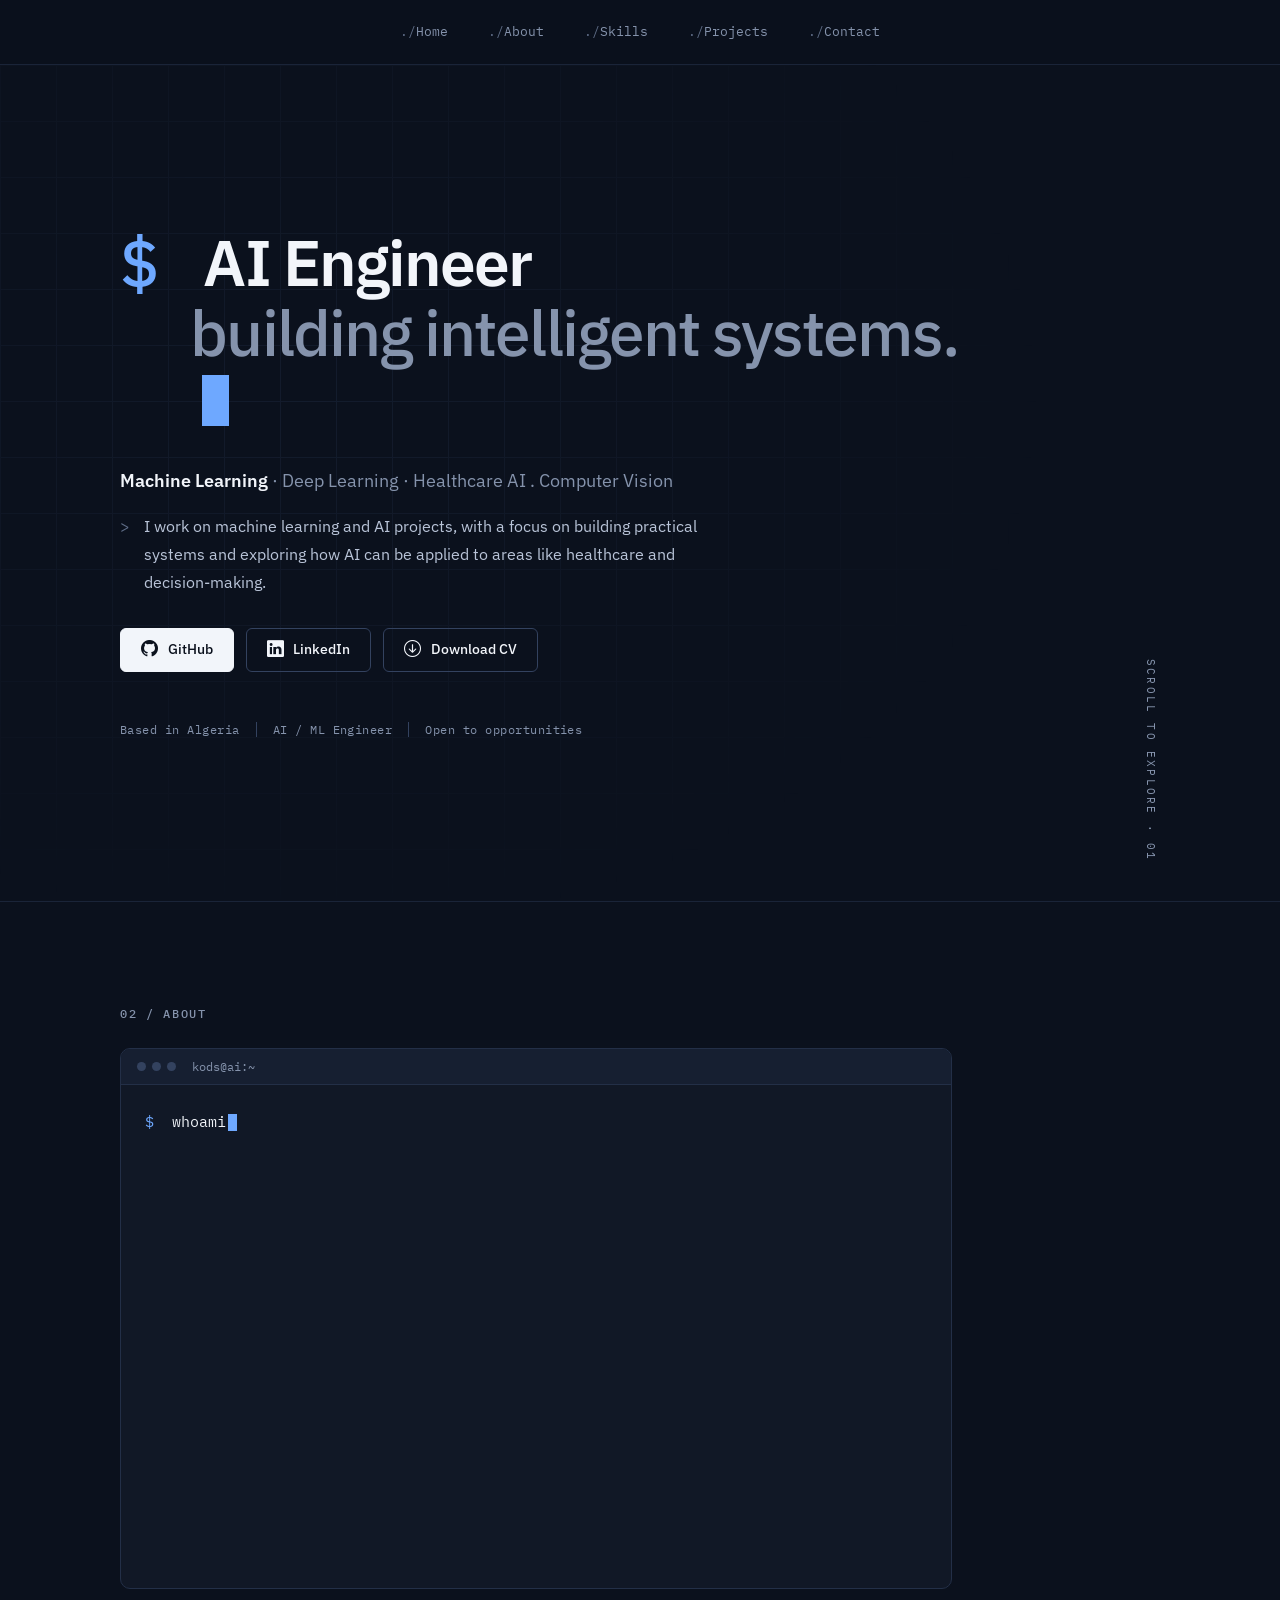
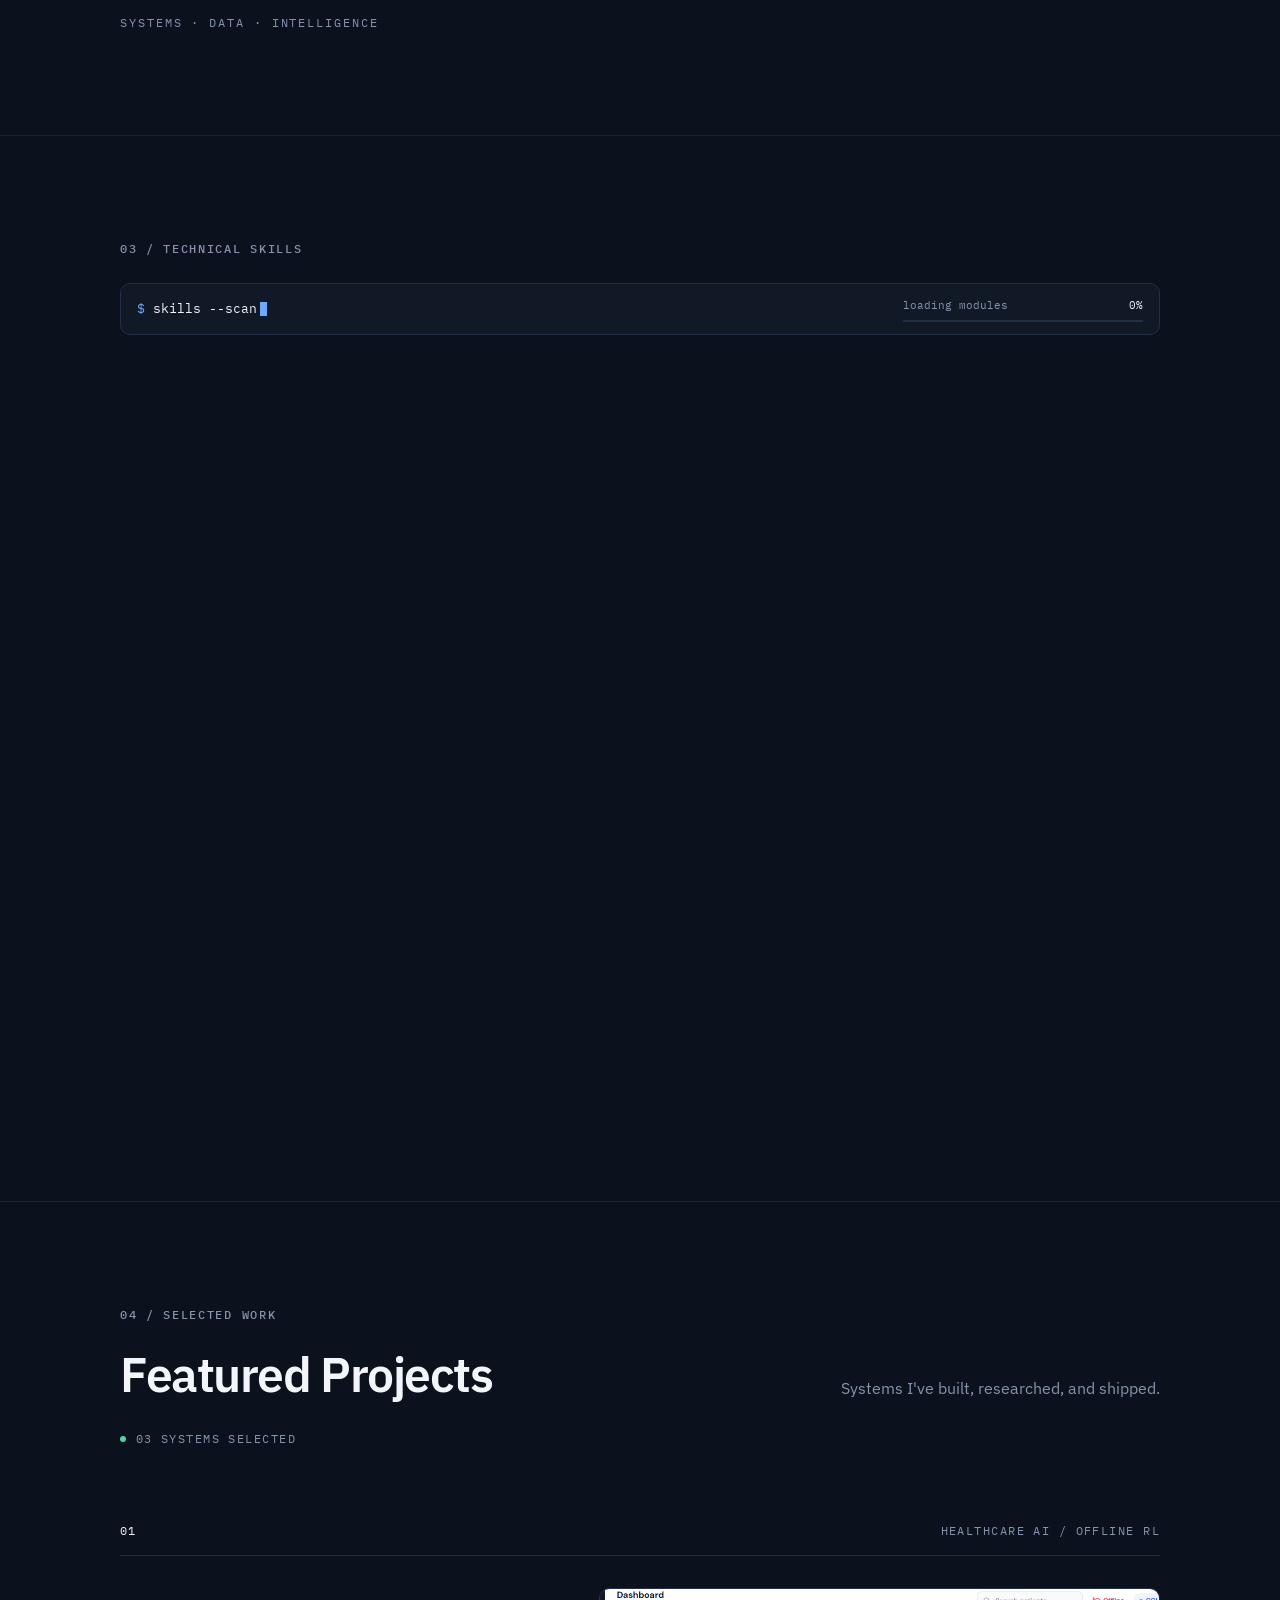
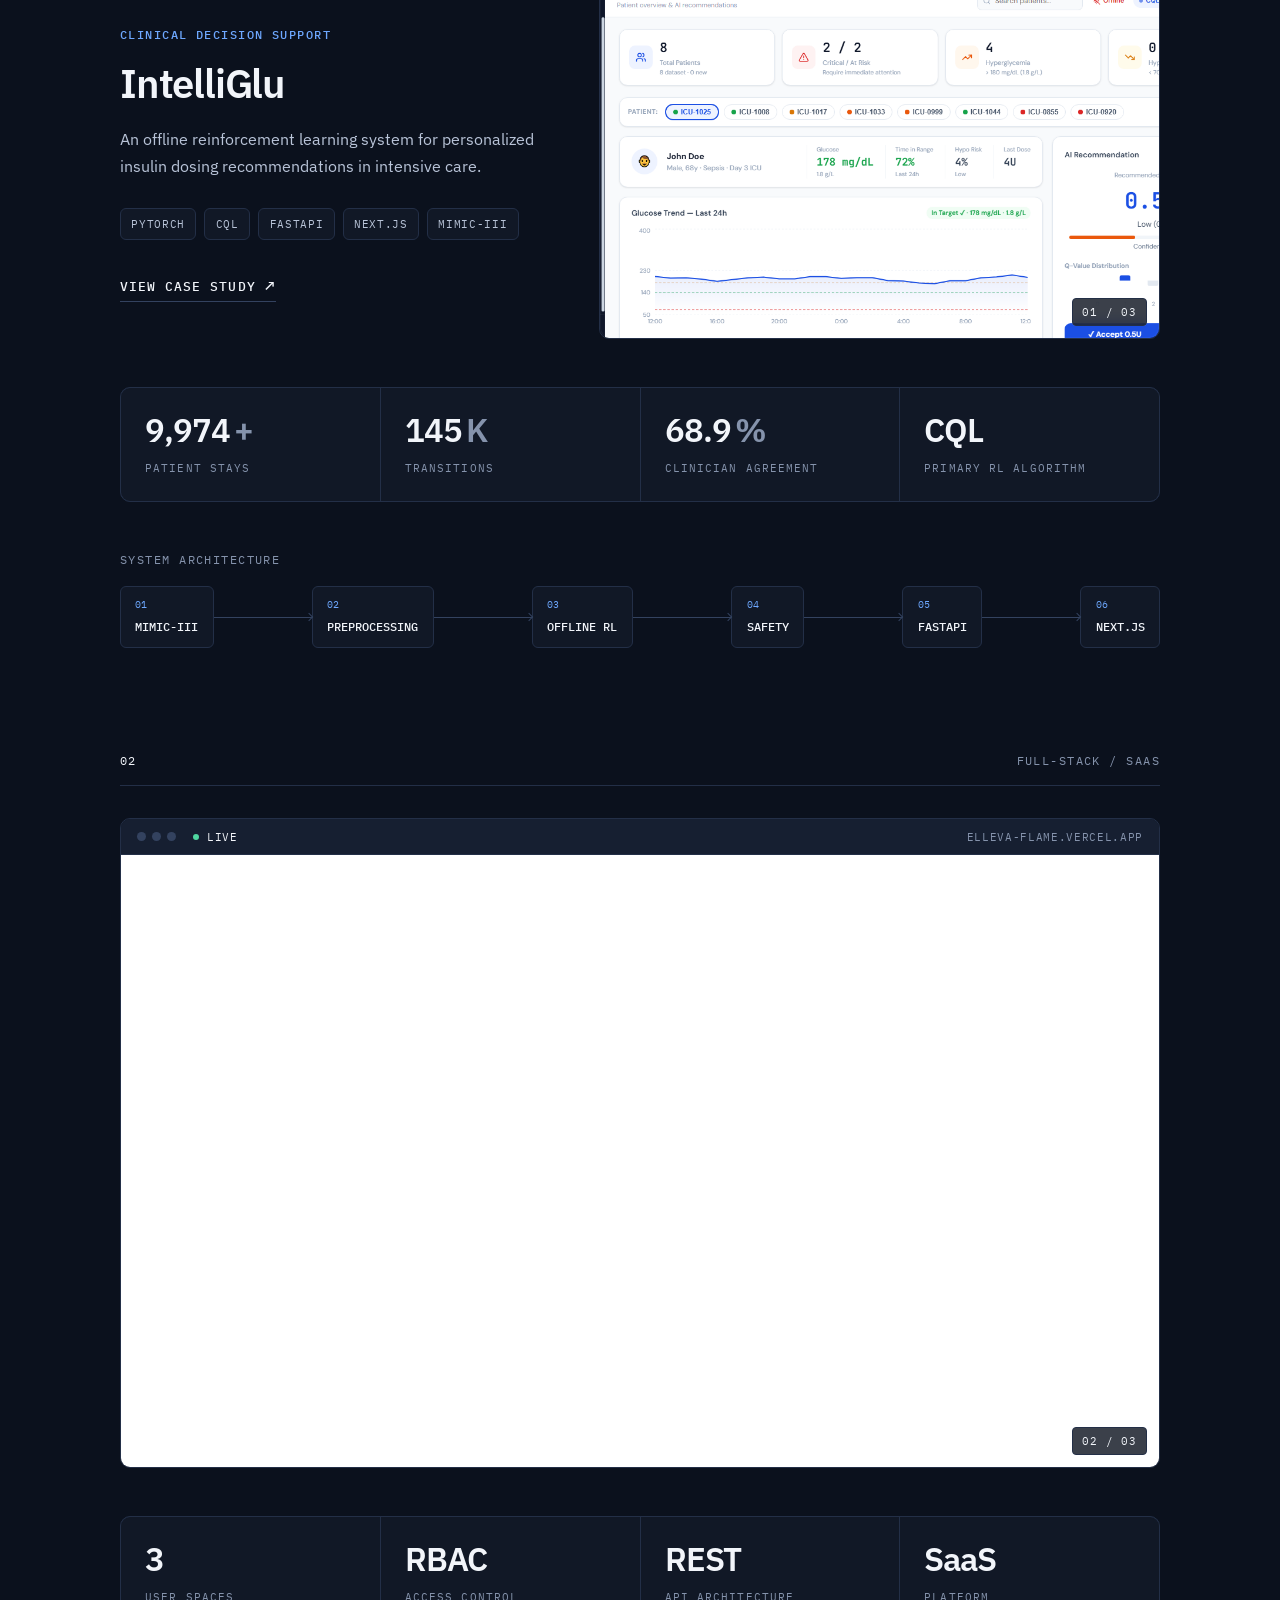
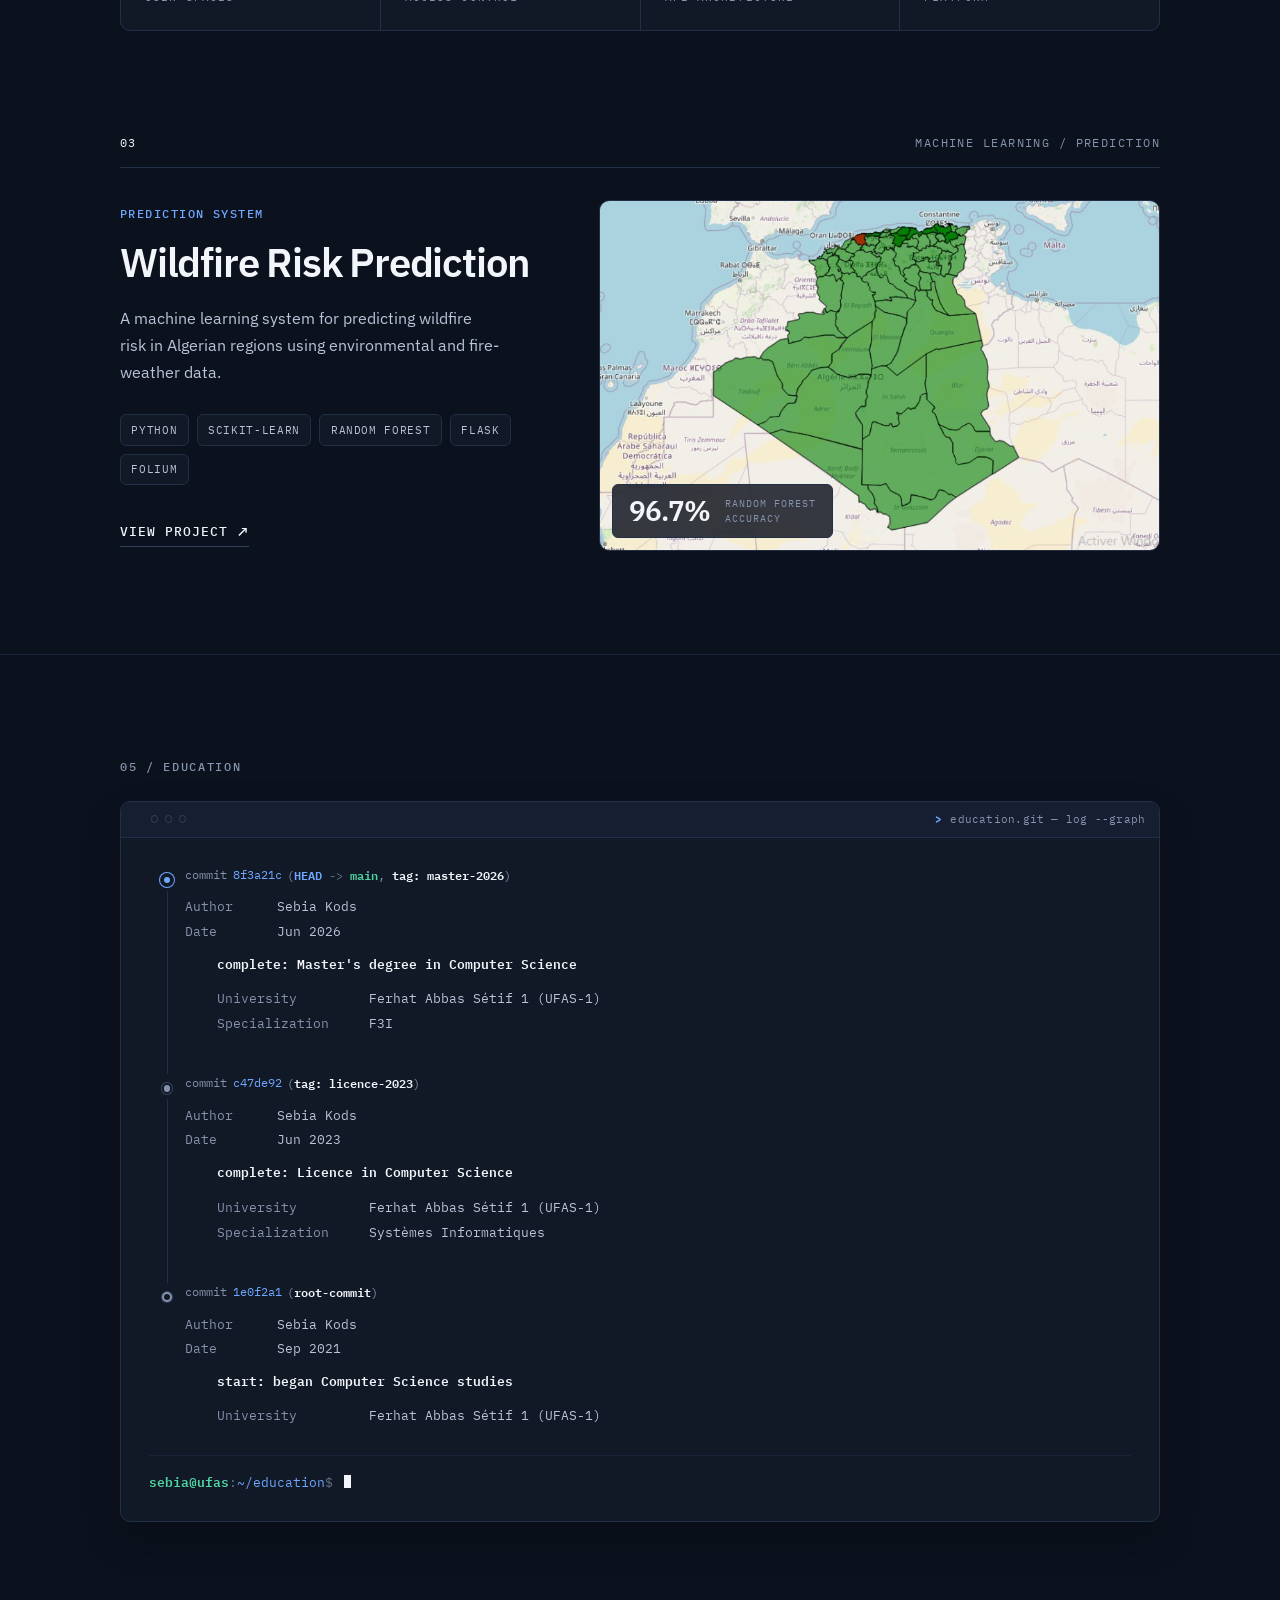
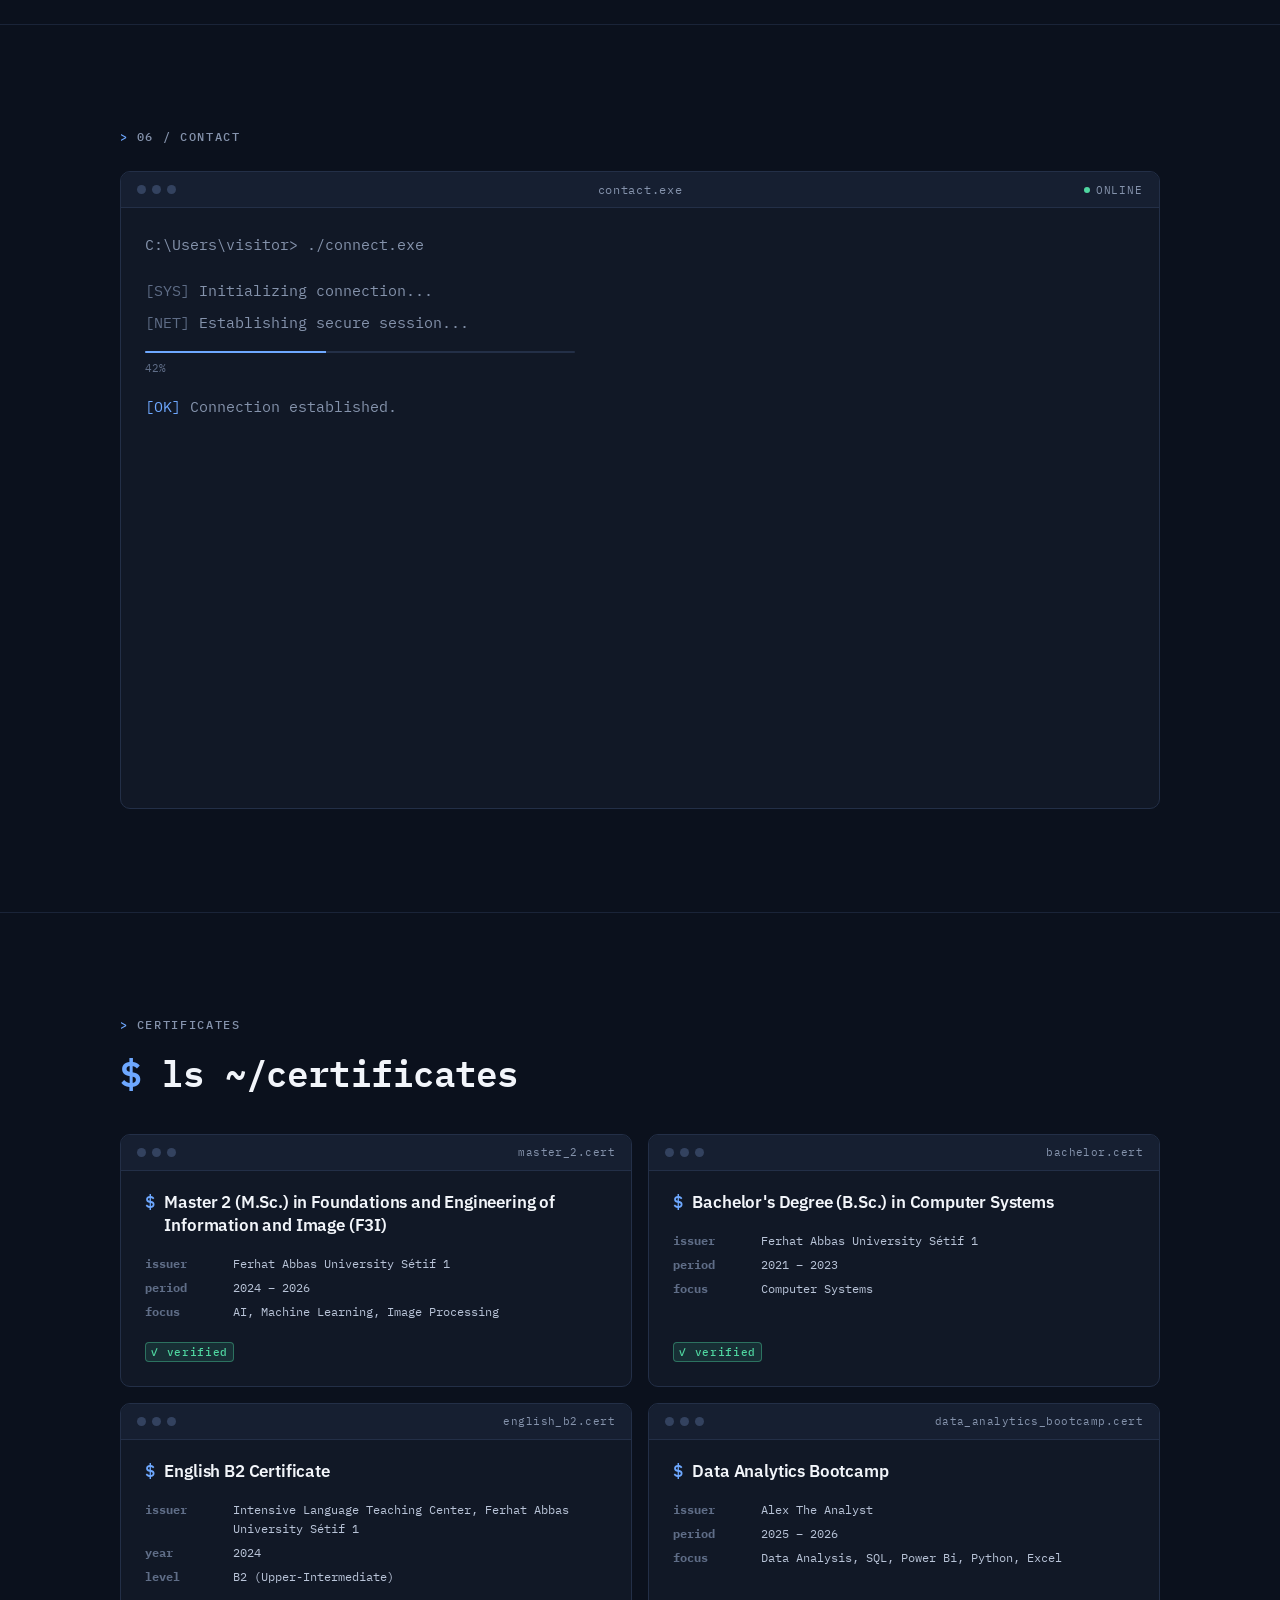
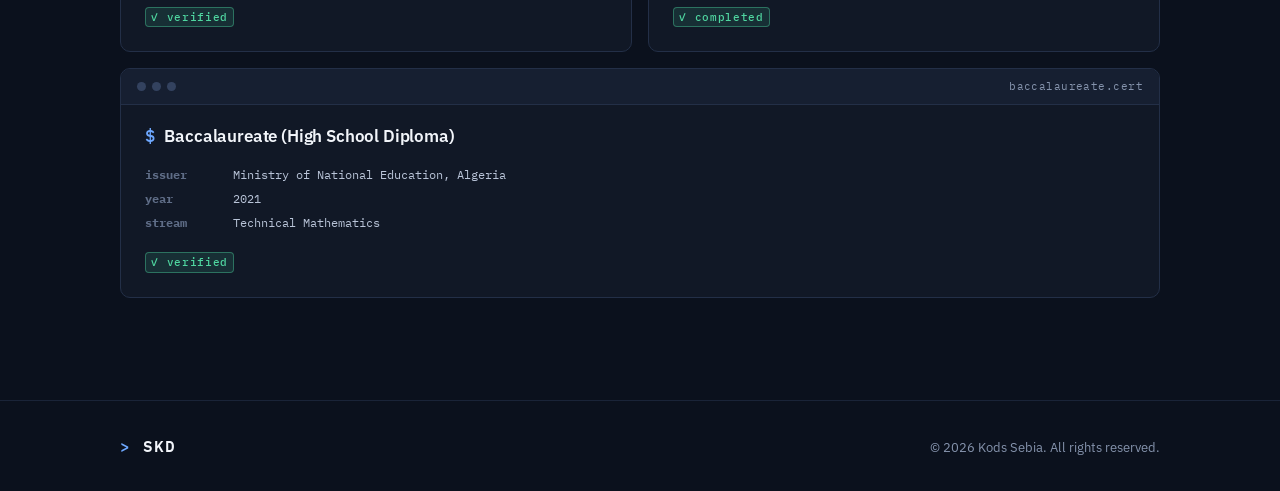
<file: index.html>
<!DOCTYPE html>
<html lang="en">
<head>
    <meta charset="UTF-8">
    <meta name="viewport" content="width=device-width, initial-scale=1.0">
    <title>Kods Sebia </title>
    <meta name="description" content="Personal portfolio of Kods Sebia">

    <link href="https://cdn.jsdelivr.net/npm/bootstrap@5.3.3/dist/css/bootstrap.min.css" rel="stylesheet">
    <link rel="stylesheet" href="style.css">
</head>

<body>
    <header>
        <nav class="navbar navbar-expand-lg bg-transparent">
            <div class="container justify-content-center">
                <button class="navbar-toggler" type="button" data-bs-toggle="collapse" data-bs-target="#navbarNav" aria-controls="navbarNav" aria-expanded="false" aria-label="Toggle navigation">
                    <span class="navbar-toggler-icon"></span>
                </button>
                <div class="collapse navbar-collapse justify-content-center" id="navbarNav">
                    <ul class="navbar-nav align-items-center gap-4">
                        <li class="nav-item">
                            <a class="nav-link text-dark" href="#home">Home</a>
                        </li>
                        <li class="nav-item">
                            <a class="nav-link text-dark" href="#about">About</a>
                        </li>
                         <li class="nav-item">
                            <a class="nav-link text-dark" href="#skills">Skills</a>
                        </li>
                        <li class="nav-item">
                            <a class="nav-link text-dark" href="#projects">Projects</a>
                        </li>

                        <li class="nav-item">
                            <a class="nav-link text-dark" href="#contact">Contact</a>
                        </li>
                    </ul>
                </div>
            </div>
        </nav>
    </header>

    <main>
        <section id="home" class="hero-section">

            <div class="hero-glow"></div>

            <div class="container position-relative">

                <div class="hero-content">

                    <h1 class="hero-title">
                        AI Engineer
                        <span class="highlight">building intelligent systems.</span>
                    </h1>

                    <div class="hero-role">
                        <strong>Machine Learning</strong>
                        · Deep Learning
                        · Healthcare AI
                        . Computer Vision
                    </div>


                    <p class="hero-description">
                        I work on machine learning and AI projects, with a focus on building practical systems and exploring how AI can be applied to areas like healthcare and decision-making.

                    </p>

                    <div class="hero-actions">

                        <a
                            href="https://github.com/sebiakods"
                            target="_blank"
                            rel="noopener"
                            class="hero-btn hero-btn-primary"
                        >
                            <i class="bi bi-github"></i>
                            GitHub
                        </a>

                        <a
                            href="https://www.linkedin.com/in/sebiakods/"
                            target="_blank"
                            rel="noopener"
                            class="hero-btn hero-btn-outline"
                        >
                            <i class="bi bi-linkedin"></i>
                            LinkedIn
                        </a>

                        <a
                            href="resume.pdf"
                            download
                            class="hero-btn hero-btn-cv"
                        >
                            <i class="bi bi-arrow-down-circle"></i>
                            Download CV
                        </a>

                    </div>

                    
            <div class="hero-signature">
                <span>Based in Algeria</span>
                <span class="signature-line"></span>
                <span>AI / ML Engineer</span>
                <span class="signature-line"></span>
                <span>Open to opportunities</span>
            </div>

                </div>

            </div>
            <div class="hero-number">
                SCROLL TO EXPLORE · 01
            </div>

        </section>
        <!-- about me -->
        <section class="about" id="about" aria-labelledby="about-label">

            <div class="about__inner">

                <p class="about__label" id="about-label">
                    02 / ABOUT
                </p>

                <div class="term">

                    <!-- Terminal Header -->
                    <div class="term__bar">

                        <div class="term__dots" aria-hidden="true">
                            <i></i>
                            <i></i>
                            <i></i>
                        </div>

                        <span class="term__title">
                            kods@ai:~
                        </span>

                    </div>


                    <!-- Terminal Body -->
                    <div class="term__body">

                        <!-- WHOAMI -->
                        <div class="block">

                            <p class="cmd">
                                <span class="prompt">$</span>
                                <span class="typed">whoami</span>
                            </p>

                            <div class="out out--name">
                                Kods Sebia
                            </div>

                        </div>


                        <!-- PROFILE -->
                        <div class="block">

                            <p class="cmd">
                                <span class="prompt">$</span>
                                <span class="typed">cat profile.txt</span>
                            </p>

                            <div class="out">

                                <p>
                                    AI Engineer focused on building intelligent
                                    systems with Machine Learning, RL &amp;
                                    Healthcare AI.
                                </p>

                            </div>

                        </div>


                        <!-- FOCUS -->
                        <div class="block">

                            <p class="cmd">
                                <span class="prompt">$</span>
                                <span class="typed">ls ./focus</span>
                            </p>

                            <div class="out">

                                <ul class="tree">

                                    <li>machine-learning</li>

                                    <li>reinforcement-learning</li>

                                    <li>computer-vision</li>

                                    <li>healthcare-ai</li>

                                    <li>open-source</li>

                                </ul>

                            </div>

                        </div>


                        <!-- CURRENT STATUS -->
                        <div class="block">

                            <p class="cmd">
                                <span class="prompt">$</span>
                                <span class="typed">./current-status</span>
                            </p>

                            <div class="out status">

                                <span class="status__flag">
                                    [ONLINE]
                                </span>

                                <span>
                                    OPEN TO OPPORTUNITIES
                                </span>

                            </div>

                        </div>


                        <!-- FINAL PROMPT -->
                        <div class="block">

                            <p class="cmd">

                                <span class="prompt">$</span>

                                <span class="typed"></span>

                            </p>

                        </div>

                    </div>

                </div>


                <!-- Bottom tagline -->
                <p class="about__tagline">
                    SYSTEMS · DATA · INTELLIGENCE
                </p>

            </div>

        </section>
        <!-- Technical Skills -->

        <section class="skills" id="skills">
        <p class="about__label" id="about-label">
            03 / Technical Skills
        </p>

        <div class="skills__grid">
            <article class="skill-card" tabindex="0">
                <div class="skill-card__bar">
                    <span></span><span></span><span></span>
                </div>
                <div class="skill-card__body">
                    <h1 class="skill-card__title">Programming</h1>
                    <p class="skill-card__desc">
                        Python, TypeScript, JavaScript, SQL, C++, Java
                    </p>
                </div>
            </article>
            <article class="skill-card" tabindex="0">
                <div class="skill-card__bar">
                    <span></span><span></span><span></span>
                </div>
                <div class="skill-card__body">
                    <h1 class="skill-card__title">Machine Learning</h1>
                    <p class="skill-card__desc">
                        Scikit-learn, Supervised Learning, Model Evaluation,
                        Feature Engineering, Random Forest, SVM
                    </p>
                </div>
            </article>
            <article class="skill-card" tabindex="0">
                <div class="skill-card__bar">
                    <span></span><span></span><span></span>
                </div>
                <div class="skill-card__body">
                    <h1 class="skill-card__title">Deep Learning</h1>
                    <p class="skill-card__desc">
                        PyTorch, TensorFlow, Keras, Neural Networks,
                        Deep Learning
                    </p>
                </div>
            </article>
            <article class="skill-card" tabindex="0">
                <div class="skill-card__bar">
                    <span></span><span></span><span></span>
                </div>
                <div class="skill-card__body">
                    <h1 class="skill-card__title">Reinforcement Learning</h1>
                    <p class="skill-card__desc">
                        Offline Reinforcement Learning, BCQ, CQL,
                        MDP Formulation, Policy Evaluation
                    </p>
                </div>
            </article>
            <article class="skill-card" tabindex="0">
                <div class="skill-card__bar">
                    <span></span><span></span><span></span>
                </div>
                <div class="skill-card__body">
                    <h1 class="skill-card__title">Data Science</h1>
                    <p class="skill-card__desc">
                        NumPy, Pandas, Matplotlib, Seaborn, Jupyter Notebook,
                        Data Preprocessing, Feature Engineering
                    </p>
                </div>
            </article>
            <article class="skill-card" tabindex="0">
                <div class="skill-card__bar">
                    <span></span><span></span><span></span>
                </div>
                <div class="skill-card__body">
                    <h1 class="skill-card__title">Computer Vision & NLP</h1>
                    <p class="skill-card__desc">
                        OpenCV, Image Processing, Image Analysis,
                        Computer Vision, Natural Language Processing
                    </p>
                </div>
            </article>
            <article class="skill-card" tabindex="0">
                <div class="skill-card__bar">
                    <span></span><span></span><span></span>
                </div>
                <div class="skill-card__body">
                    <h1 class="skill-card__title">Backend & APIs</h1>
                    <p class="skill-card__desc">
                        FastAPI, Node.js, Express.js, REST APIs,
                        Prisma ORM, Flask
                    </p>
                </div>
            </article>
            <article class="skill-card" tabindex="0">
                <div class="skill-card__bar">
                    <span></span><span></span><span></span>
                </div>
                <div class="skill-card__body">
                    <h1 class="skill-card__title">Frontend</h1>
                    <p class="skill-card__desc">
                        React, Next.js, TypeScript, JavaScript,
                        Tailwind CSS, Electron
                    </p>
                </div>
            </article>
            <article class="skill-card" tabindex="0">
                <div class="skill-card__bar">
                    <span></span><span></span><span></span>
                </div>
                <div class="skill-card__body">
                    <h1 class="skill-card__title">Databases</h1>
                    <p class="skill-card__desc">
                        PostgreSQL, MySQL, Oracle, MongoDB,
                        Microsoft Access
                    </p>
                </div>
            </article>
            <article class="skill-card" tabindex="0">
                <div class="skill-card__bar">
                    <span></span><span></span><span></span>
                </div>
                <div class="skill-card__body">
                    <h1 class="skill-card__title">DevOps & Tools</h1>
                    <p class="skill-card__desc">
                        Git, GitHub, Docker, Linux, Postman,
                        VS Code, PyCharm, LaTeX
                    </p>
                </div>
            </article>
            <article class="skill-card" tabindex="0">
                <div class="skill-card__bar">
                    <span></span><span></span><span></span>
                </div>
                <div class="skill-card__body">
                    <h1 class="skill-card__title">Deployment & Security</h1>
                    <p class="skill-card__desc">
                        Vercel, Render, JWT, HttpOnly Cookies,
                        RBAC, Authentication & Authorization
                    </p>
                </div>
            </article>

        </div>
        </section>

        <!-- Featured Projects -->
        <section class="projects" id="projects">
        <p class="about__label" id="about-label">
            04 / Selected work
        </p>
            <div class="projects__header">
                <div class="projects__heading-wrap">
                    <h2 class="projects__title">
                        Featured<br>
                        <span>Projects</span>
                    </h2>

                    <p class="projects__intro">
                        Systems I've built, researched, and shipped.
                    </p>
                </div>

                <div class="projects__status">
                    <span class="status-dot"></span>
                    <span>03 SYSTEMS SELECTED</span>
                </div>

            </div>
            <article class="project project--featured">

                <div class="project__topline">
                    <span>01</span>
                    <span>HEALTHCARE AI / OFFLINE RL</span>
                </div>

                <div class="project__content">

                    <div class="project__info">

                        <div class="project__label">
                            CLINICAL DECISION SUPPORT
                        </div>

                        <h3 class="project__title">
                            IntelliGlu
                        </h3>

                        <p class="project__description">
                            An offline reinforcement learning system for
                            personalized insulin dosing recommendations
                            in intensive care.
                        </p>

                        <div class="project__tech">
                            <span>PYTORCH</span>
                            <span>CQL</span>
                            <span>FASTAPI</span>
                            <span>NEXT.JS</span>
                            <span>MIMIC-III</span>
                        </div>

                        <a href="https://github.com/sebiakods/IntelliGlu" class="project__link">
                            <span>VIEW CASE STUDY</span>
                            <span class="project__arrow">↗</span>
                        </a>

                    </div>


                    <!-- Project Image -->
                    <div class="project__visual">

                        <div class="project__image-wrapper js-project-image">

                            <img
                                src="pictures\intelliglu.PNG"
                                alt="IntelliGlu clinical dashboard"
                                class="project__image"
                            >

                            <div class="project__image-overlay"></div>

                            <div class="project__image-number">
                                01 / 03
                            </div>

                            <div class="project__cursor">
                                VIEW ↗
                            </div>

                        </div>

                    </div>

                </div>


                <!-- Metrics -->
                <div class="project__metrics">

                    <div class="metric">
                        <span class="metric__value" data-count="10000">0</span>
                        <span class="metric__suffix">+</span>
                        <span class="metric__label">
                            PATIENT STAYS
                        </span>
                    </div>

                    <div class="metric">
                        <span class="metric__value" data-count="146">0</span>
                        <span class="metric__suffix">K</span>
                        <span class="metric__label">
                            TRANSITIONS
                        </span>
                    </div>

                    <div class="metric">
                        <span class="metric__value" data-count="69.1">0</span>
                        <span class="metric__suffix">%</span>
                        <span class="metric__label">
                            CLINICIAN AGREEMENT
                        </span>
                    </div>

                    <div class="metric metric--text">
                        <span class="metric__value">
                            CQL
                        </span>
                        <span class="metric__label">
                            PRIMARY RL ALGORITHM
                        </span>
                    </div>

                </div>


                <!-- Architecture -->
                <div class="project__architecture">

                    <div class="architecture__label">
                        SYSTEM ARCHITECTURE
                    </div>

                    <div class="architecture">

                        <div class="architecture__node">
                            <span class="architecture__index">01</span>
                            <span>MIMIC-III</span>
                        </div>

                        <div class="architecture__line"></div>

                        <div class="architecture__node">
                            <span class="architecture__index">02</span>
                            <span>PREPROCESSING</span>
                        </div>

                        <div class="architecture__line"></div>

                        <div class="architecture__node">
                            <span class="architecture__index">03</span>
                            <span>OFFLINE RL</span>
                        </div>

                        <div class="architecture__line"></div>

                        <div class="architecture__node">
                            <span class="architecture__index">04</span>
                            <span>SAFETY</span>
                        </div>

                        <div class="architecture__line"></div>

                        <div class="architecture__node">
                            <span class="architecture__index">05</span>
                            <span>FASTAPI</span>
                        </div>

                        <div class="architecture__line"></div>

                        <div class="architecture__node">
                            <span class="architecture__index">06</span>
                            <span>NEXT.JS</span>
                        </div>

                    </div>

                </div>

            </article>
            <article class="project project--reverse">

                <div class="project__topline">
                    <span>02</span>
                    <span>FULL-STACK / SAAS</span>
                </div>
                <div class="project__visual">

                    <div class="project__image-wrapper project__live">

                        <iframe
                            src="https://elleva-flame.vercel.app/"
                            title="Elleva SaaS Platform"
                            loading="lazy"
                            allow="fullscreen"
                        ></iframe>

                        <div class="project__live-bar">
                            <span class="project__live-status">
                                <span></span> LIVE
                            </span>

                            <span>ELLEVA-FLAME.VERCEL.APP</span>
                        </div>

                        <div class="project__image-number">
                            02 / 03
                        </div>

                    </div>

                </div>

                <div class="project__metrics">

                    <div class="metric">
                        <span class="metric__value" data-count="4">0</span>
                        <span class="metric__label">
                            USER SPACES
                        </span>
                    </div>

                    <div class="metric">
                        <span class="metric__value">
                            RBAC
                        </span>
                        <span class="metric__label">
                            ACCESS CONTROL
                        </span>
                    </div>

                    <div class="metric">
                        <span class="metric__value">
                            REST
                        </span>
                        <span class="metric__label">
                            API ARCHITECTURE
                        </span>
                    </div>

                    <div class="metric">
                        <span class="metric__value">
                            SaaS
                        </span>
                        <span class="metric__label">
                            PLATFORM
                        </span>
                    </div>

                </div>

            </article>
            <article class="project project--wildfire">

                <div class="project__topline">
                    <span>03</span>
                    <span>MACHINE LEARNING / PREDICTION</span>
                </div>

                <div class="project__wildfire-grid">

                    <div class="project__info">

                        <div class="project__label">
                            PREDICTION SYSTEM
                        </div>

                        <h3 class="project__title">
                            Wildfire Risk<br>
                            Prediction
                        </h3>

                        <p class="project__description">
                            A machine learning system for predicting
                            wildfire risk in Algerian regions using
                            environmental and fire-weather data.
                        </p>

                        <div class="project__tech">
                            <span>PYTHON</span>
                            <span>SCIKIT-LEARN</span>
                            <span>RANDOM FOREST</span>
                            <span>FLASK</span>
                            <span>FOLIUM</span>
                        </div>

                        <a href="https://github.com/sebiakods/algeria-forest-fire-prediction-" class="project__link">
                            <span>VIEW PROJECT</span>
                            <span class="project__arrow">↗</span>
                        </a>

                    </div>


                    <div class="wildfire__visual js-project-image">

                        <img
                            src="pictures\lesincenides.png"
                            alt="Algeria wildfire risk prediction map"
                            class="project__image"
                        >

                        <div class="wildfire__scan"></div>

                        <div class="wildfire__accuracy">

                            <span class="accuracy__number">
                                96.7%
                            </span>

                            <span class="accuracy__label">
                                RANDOM FOREST<br>
                                ACCURACY
                            </span>

                        </div>

                        <div class="project__cursor">
                            VIEW ↗
                        </div>

                    </div>

                </div>

            </article>

        </section>
        
         <!-- education section-->
        <section class="education" id="education">
        <div class="education__inner">
        
                <p class="about__label" id="about-label">
                    05 / EDUCATION
                </p>
            <div class="git-log">
        
            <div class="git-log__bar">
                <div class="git-log__ctrl"><i></i><i></i><i></i></div>
                <span class="git-log__name">education.git — log --graph</span>
            </div>
        
            <div class="git-log__body">
                <ol class="commits">

                <li class="commit is-head">
                    <div class="commit__rail">
                    <span class="commit__node"></span>
                    <span class="commit__line"></span>
                    </div>
                    <div class="commit__content">
                    <p class="commit__hashline">
                        <span class="kw">commit</span>
                        <span class="hash">8f3a21c</span>
                        <span class="refs">(<span class="ref-head">HEAD</span> <span class="ref-sep">-&gt;</span> <span class="ref-branch">main</span>, <span class="ref-tag">tag: master-2026</span>)</span>
                    </p>
                    <dl class="commit__meta">
                        <div><dt>Author</dt><dd>Sebia Kods</dd></div>
                        <div><dt>Date</dt><dd><time datetime="2026-06">Jun 2026</time></dd></div>
                    </dl>
                    <p class="commit__subject">complete: Master's degree in Computer Science</p>
                    <dl class="commit__body">
                        <div><dt>University</dt><dd>Ferhat Abbas Sétif 1 (UFAS-1)</dd></div>
                        <div><dt>Specialization</dt><dd>F3I</dd></div>
                    </dl>
                    </div>
                </li>
                <li class="commit">
                    <div class="commit__rail">
                    <span class="commit__node"></span>
                    <span class="commit__line"></span>
                    </div>
                    <div class="commit__content">
                    <p class="commit__hashline">
                        <span class="kw">commit</span>
                        <span class="hash">c47de92</span>
                        <span class="refs">(<span class="ref-tag">tag: licence-2023</span>)</span>
                    </p>
                    <dl class="commit__meta">
                        <div><dt>Author</dt><dd>Sebia Kods</dd></div>
                        <div><dt>Date</dt><dd><time datetime="2023-06">Jun 2023</time></dd></div>
                    </dl>
                    <p class="commit__subject">complete: Licence in Computer Science</p>
                    <dl class="commit__body">
                        <div><dt>University</dt><dd>Ferhat Abbas Sétif 1 (UFAS-1)</dd></div>
                        <div><dt>Specialization</dt><dd>Systèmes Informatiques</dd></div>
                    </dl>
                    </div>
                </li>
        
                <!-- Root: start of studies -->
                <li class="commit is-root">
                    <div class="commit__rail">
                    <span class="commit__node"></span>
                    <span class="commit__line"></span>
                    </div>
                    <div class="commit__content">
                    <p class="commit__hashline">
                        <span class="kw">commit</span>
                        <span class="hash">1e0f2a1</span>
                        <span class="refs">(<span class="ref-tag">root-commit</span>)</span>
                    </p>
                    <dl class="commit__meta">
                        <div><dt>Author</dt><dd>Sebia Kods</dd></div>
                        <div><dt>Date</dt><dd><time datetime="2021-09">Sep 2021</time></dd></div>
                    </dl>
                    <p class="commit__subject">start: began Computer Science studies</p>
                    <dl class="commit__body">
                        <div><dt>University</dt><dd>Ferhat Abbas Sétif 1 (UFAS-1)</dd></div>
                    </dl>
                    </div>
                </li>
        
                </ol>
        
                <p class="git-log__prompt">
                <span class="ps1">sebia@ufas</span><span class="ps1-sep">:</span><span class="ps1-path">~/education</span><span class="ps1-sep">$</span>
                <span class="cursor"></span>
                </p>
            </div>
        
            </div>
        </div>
        </section>       

        <!--contactme section-->
        <section class="contact" id="contact">

            <div class="contact__header">
                <p class="contact__label">06 / CONTACT</p>
            </div>

            <div class="contact-terminal" id="contactTerminal">

                <!-- Terminal top bar -->
                <div class="contact-terminal__bar">
                    <div class="contact-terminal__dots" aria-hidden="true">
                        <span></span>
                        <span></span>
                        <span></span>
                    </div>

                    <div class="contact-terminal__title">
                        contact.exe
                    </div>

                    <div class="contact-terminal__status">
                        <span class="status-dot"></span>
                        ONLINE
                    </div>
                </div>

                <!-- Terminal body -->
                <div class="contact-terminal__body">

                    <!-- Boot sequence -->
                    <div class="contact-boot" id="contactBoot">

                        <div class="terminal-line terminal-line--muted">
                            C:\Users\visitor&gt; ./connect.exe
                        </div>

                        <div class="boot-output" id="bootOutput">

                            <div class="boot-line">
                                <span class="boot-prefix">[SYS]</span>
                                Initializing connection...
                            </div>

                            <div class="boot-line">
                                <span class="boot-prefix">[NET]</span>
                                Establishing secure session...
                            </div>

                            <div class="boot-progress">
                                <span id="bootProgressBar"></span>
                            </div>

                            <div class="boot-percent" id="bootPercent">
                                0%
                            </div>

                            <div class="boot-line boot-success">
                                <span>[OK]</span>
                                Connection established.
                            </div>

                        </div>

                    </div>
                    <div class="contact-console" id="contactConsole">

                        <div class="terminal-line terminal-line--muted">
                            C:\Users\visitor&gt; connect --with-sebia
                        </div>

                        <div class="terminal-output">

                            <p>
                                Welcome to the contact interface.
                            </p>

                            <p class="terminal-highlight">
                                Available commands:
                            </p>

                            <div class="contact-commands">

                                <button
                                    class="contact-command"
                                    type="button"
                                    data-command="email"
                                >
                                    <span>[1]</span>
                                    email
                                </button>

                                <button
                                    class="contact-command"
                                    type="button"
                                    data-command="linkedin"
                                >
                                    <span>[2]</span>
                                    linkedin
                                </button>

                                <button
                                    class="contact-command"
                                    type="button"
                                    data-command="github"
                                >
                                    <span>[3]</span>
                                    github
                                </button>

                                <button
                                    class="contact-command"
                                    type="button"
                                    data-command="message"
                                >
                                    <span>[4]</span>
                                    send-message
                                </button>

                            </div>

                        </div>
                        <div
                            class="contact-response"
                            id="contactResponse"
                            aria-live="polite"
                        ></div>
                        <form
                            class="contact-form"
                            id="contactForm"
                            novalidate
                        >

                            <div class="form-command">
                                C:\Users\visitor&gt; send-message
                            </div>

                            <div class="form-title">
                                [NEW MESSAGE]
                            </div>

                            <div class="form-field">
                                <label for="contactName">
                                    &gt; name:
                                </label>

                                <input
                                    type="text"
                                    id="contactName"
                                    name="name"
                                    autocomplete="name"
                                    placeholder="Your name"
                                    required
                                >
                            </div>


                            <div class="form-field">
                                <label for="contactEmail">
                                    &gt; email:
                                </label>

                                <input
                                    type="email"
                                    id="contactEmail"
                                    name="email"
                                    autocomplete="email"
                                    placeholder="you@example.com"
                                    required
                                >
                            </div>


                            <div class="form-field form-field--message">
                                <label for="contactMessage">
                                    &gt; message:
                                </label>

                                <textarea
                                    id="contactMessage"
                                    name="message"
                                    rows="5"
                                    placeholder="Write your message..."
                                    required
                                ></textarea>
                            </div>


                            <button
                                class="contact-submit"
                                type="submit"
                            >
                                [ EXECUTE ]
                            </button>

                            <button
                                class="contact-cancel"
                                type="button"
                                id="cancelMessage"
                            >
                                [ CANCEL ]
                            </button>

                        </form>
                    <div class="terminal-prompt terminal-prompt--interactive">
                        <span>C:\Users\visitor&gt;</span>

                        <input
                            type="text"
                            id="contactCommandInput"
                            class="terminal-command-input"
                            autocomplete="off"
                            spellcheck="false"
                            aria-label="Terminal command"
                        >

                        <span class="terminal-cursor"></span>
                    </div>

                    </div>

                </div>
            </div>

        </section>       
        <!-- certificats section-->
        <section class="certs" id="certificates">
            <div class="certs__inner">
                <p class="certs__label">Certificates</p>
                <h2 class="certs__heading">ls ~/certificates</h2>

                <div class="certs__grid">

                    <article class="cert-card">
                        <div class="cert-card__bar"><span></span><span></span><span></span>
                            <em class="cert-card__file">master_2.cert</em>
                        </div>
                        <div class="cert-card__body">
                            <h3 class="cert-card__title">Master 2 (M.Sc.) in Foundations and Engineering of Information and Image (F3I)</h3>
                            <dl class="cert-card__meta">
                                <div><dt>issuer</dt><dd>Ferhat Abbas University Sétif 1</dd></div>
                                <div><dt>period</dt><dd>2024 – 2026</dd></div>
                                <div><dt>focus</dt><dd>AI, Machine Learning, Image Processing</dd></div>
                            </dl>
                            <span class="cert-card__flag">verified</span>
                        </div>
                    </article>

                    <article class="cert-card">
                        <div class="cert-card__bar"><span></span><span></span><span></span>
                            <em class="cert-card__file">bachelor.cert</em>
                        </div>
                        <div class="cert-card__body">
                            <h3 class="cert-card__title">Bachelor's Degree (B.Sc.) in Computer Systems</h3>
                            <dl class="cert-card__meta">
                                <div><dt>issuer</dt><dd>Ferhat Abbas University Sétif 1</dd></div>
                                <div><dt>period</dt><dd>2021 – 2023</dd></div>
                                <div><dt>focus</dt><dd>Computer Systems</dd></div>
                            </dl>
                            <span class="cert-card__flag">verified</span>
                        </div>
                    </article>

                    <article class="cert-card">
                        <div class="cert-card__bar"><span></span><span></span><span></span>
                            <em class="cert-card__file">english_b2.cert</em>
                        </div>
                        <div class="cert-card__body">
                            <h3 class="cert-card__title">English B2 Certificate</h3>
                            <dl class="cert-card__meta">
                                <div><dt>issuer</dt><dd>Intensive Language Teaching Center, Ferhat Abbas University Sétif 1</dd></div>
                                <div><dt>year</dt><dd>2024</dd></div>
                                <div><dt>level</dt><dd>B2 (Upper-Intermediate)</dd></div>
                            </dl>
                            <span class="cert-card__flag">verified</span>
                        </div>
                    </article>
                     
                    <article class="cert-card">
                        <div class="cert-card__bar"><span></span><span></span><span></span>
                            <em class="cert-card__file">data_analytics_bootcamp.cert</em>
                        </div>
                        <div class="cert-card__body">
                            <h3 class="cert-card__title">Data Analytics Bootcamp</h3>
                            <dl class="cert-card__meta">
                                <div><dt>issuer</dt><dd>Alex The Analyst</dd></div>
                                <div><dt>period</dt><dd>2025 – 2026</dd></div>
                                <div><dt>focus</dt><dd>Data Analysis, SQL, Power Bi,  Python, Excel</dd></div>
                            </dl>
                            <span class="cert-card__flag">completed</span>
                        </div>
                    </article>

                    <article class="cert-card">
                        <div class="cert-card__bar"><span></span><span></span><span></span>
                            <em class="cert-card__file">baccalaureate.cert</em>
                        </div>
                        <div class="cert-card__body">
                            <h3 class="cert-card__title">Baccalaureate (High School Diploma)</h3>
                            <dl class="cert-card__meta">
                                <div><dt>issuer</dt><dd>Ministry of National Education, Algeria</dd></div>
                                <div><dt>year</dt><dd>2021</dd></div>
                                <div><dt>stream</dt><dd>Technical Mathematics</dd></div>
                            </dl>
                            <span class="cert-card__flag">verified</span>
                        </div>
                    </article>

                </div>
            </div>
        </section>

    </main>

    <footer class="footer bg-transparent py-4">
        <div class="container text-center">
            <div class="footer-line my-3"></div>

            <div class="footer-content">
                <p class="footer-name fw-bold fs-4 mb-2">SKD</p>
                <p class="footer-copy text-muted small mb-0">
                    © 2026 Kods Sebia. All rights reserved.
                </p>
            </div>
        </div>
    </footer>


    <script src="https://cdn.jsdelivr.net/npm/bootstrap@5.3.3/dist/js/bootstrap.bundle.min.js"></script>
    <script src="script.js"></script>
</body>
</html>
</file>
<file: style.css>
@import url("https://fonts.googleapis.com/css2?family=IBM+Plex+Mono:wght@400;500;600&family=IBM+Plex+Sans:wght@400;500;600&display=swap");
@import url("https://cdn.jsdelivr.net/npm/bootstrap-icons@1.11.3/font/bootstrap-icons.min.css");

:root {
    --bg: #0b111d;
    --surface: #111826;
    --surface-hi: #161f31;
    --line: #232f47;
    --line-soft: #1a2438;
    --line-strong: #33425f;
    --text: #b9c4d8;
    --heading: #f2f5fa;
    --muted: #8593ac;
    --faint: #5f6d87;
    --accent: #6ea8ff;
    --ok: #4fd6a0;
    --sans: "IBM Plex Sans", system-ui, -apple-system, "Segoe UI", Roboto, "Helvetica Neue", sans-serif;
    --mono: "IBM Plex Mono", ui-monospace, "Cascadia Code", Consolas, Menlo, monospace;
    --container: 1120px;
    --gutter: clamp(1.25rem, 4vw, 2.5rem);
    --pad-x: max(var(--gutter), calc((100% - var(--container)) / 2 + var(--gutter)));
    --section-y: clamp(4.5rem, 8vw, 7.5rem);
    --header-h: 4rem;
    --bar-h: 2.25rem;
    --radius: 10px;
    --radius-sm: 6px;
    --ease: cubic-bezier(0.2, 0.7, 0.2, 1);
}

html {
    color-scheme: dark;
    scroll-behavior: smooth;
    scroll-padding-top: calc(var(--header-h) + 1rem);
}

body {
    margin: 0;
    background: var(--bg);
    color: var(--text);
    font-family: var(--sans);
    font-size: 1rem;
    line-height: 1.65;
    -webkit-font-smoothing: antialiased;
    text-rendering: optimizeLegibility;
}

::selection {
    background: var(--accent);
    color: var(--bg);
}

:focus-visible {
    outline: 2px solid var(--accent);
    outline-offset: 3px;
}

.container {
    max-width: var(--container);
    padding-left: var(--gutter);
    padding-right: var(--gutter);
}

header {
    position: sticky;
    top: 0;
    z-index: 1030;
    background: color-mix(in srgb, var(--bg) 84%, transparent);
    -webkit-backdrop-filter: blur(14px);
    backdrop-filter: blur(14px);
    border-bottom: 1px solid var(--line-soft);
}

.navbar {
    min-height: var(--header-h);
    padding-top: 0.5rem;
    padding-bottom: 0.5rem;
    background: transparent !important;
}

.navbar .nav-link {
    padding: 0.5rem 0.25rem;
    color: var(--muted) !important;
    font-family: var(--mono);
    font-size: 0.8125rem;
    font-weight: 400;
    transition: color 0.2s ease;
}

.navbar .nav-link::before {
    content: "./";
    color: var(--faint);
    transition: color 0.2s ease;
}

.navbar .nav-link:hover,
.navbar .nav-link.active {
    color: var(--heading) !important;
}

.navbar .nav-link:hover::before,
.navbar .nav-link.active::before {
    color: var(--accent);
}

.navbar-toggler {
    padding: 0.4rem 0.6rem;
    border: 1px solid var(--line);
    border-radius: var(--radius-sm);
}

.navbar-toggler:focus {
    box-shadow: none;
    outline: 2px solid var(--accent);
    outline-offset: 2px;
}

.navbar-toggler-icon {
    filter: invert(1) brightness(0.85);
}

.hero-section {
    position: relative;
    display: flex;
    align-items: center;
    min-height: calc(100vh - var(--header-h));
    min-height: calc(100svh - var(--header-h));
    padding-top: clamp(4rem, 8vw, 6rem);
    padding-bottom: clamp(4rem, 8vw, 6rem);
    overflow: hidden;
    background: var(--bg);
}

.hero-section::before {
    content: "";
    position: absolute;
    inset: 0;
    background-image:
        linear-gradient(var(--line-soft) 1px, transparent 1px),
        linear-gradient(90deg, var(--line-soft) 1px, transparent 1px);
    background-size: 56px 56px;
    opacity: 0.6;
    pointer-events: none;
    -webkit-mask-image: radial-gradient(ellipse 75% 85% at 25% 40%, #000 0%, transparent 75%);
    mask-image: radial-gradient(ellipse 75% 85% at 25% 40%, #000 0%, transparent 75%);
}

.hero-glow {
    display: none;
}

.hero-section .container {
    position: relative;
    z-index: 1;
}

.hero-content {
    max-width: 54rem;
}

.hero-title {
    margin: 0;
    color: var(--heading);
    font-size: clamp(2.25rem, 5.2vw, 4rem);
    font-weight: 600;
    line-height: 1.1;
    letter-spacing: -0.03em;
}

.hero-title::before {
    content: "$";
    display: inline-block;
    width: 1.1em;
    color: var(--accent);
    font-family: var(--mono);
    font-weight: 500;
    letter-spacing: 0;
}

.hero-title .highlight {
    display: block;
    padding-left: 1.1em;
    color: var(--muted);
    font-weight: 500;
}

.hero-title .highlight::after {
    content: "";
    display: inline-block;
    width: 0.42em;
    height: 0.8em;
    margin-left: 0.18em;
    background: var(--accent);
    animation: blink 1.1s steps(1) infinite;
}

.hero-role {
    margin: 1.75rem 0 1rem;
    color: var(--muted);
    font-size: clamp(1rem, 1.6vw, 1.125rem);
    animation: print 0.01s steps(1, end) 0.5s both;
}

.hero-role strong {
    color: var(--heading);
    font-weight: 600;
}

.hero-description {
    position: relative;
    max-width: 60ch;
    margin: 0;
    padding-left: 1.5rem;
    color: var(--text);
    line-height: 1.75;
    text-wrap: pretty;
    animation: print 0.01s steps(1, end) 0.7s both;
}

.hero-description::before {
    content: ">";
    position: absolute;
    top: 0;
    left: 0;
    color: var(--faint);
    font-family: var(--mono);
}

.hero-actions {
    display: flex;
    flex-wrap: wrap;
    gap: 0.75rem;
    margin-top: 2rem;
    animation: print 0.01s steps(1, end) 0.9s both;
}

.hero-btn {
    display: inline-flex;
    align-items: center;
    justify-content: center;
    gap: 0.6rem;
    min-height: 2.75rem;
    padding: 0 1.25rem;
    border: 1px solid var(--line-strong);
    border-radius: var(--radius-sm);
    background: transparent;
    color: var(--heading);
    font-family: var(--sans);
    font-size: 0.9rem;
    font-weight: 500;
    line-height: 1;
    text-decoration: none;
    transition:
        background-color 0.2s ease,
        border-color 0.2s ease,
        color 0.2s ease;
}

.hero-btn i {
    font-size: 1.05rem;
    line-height: 1;
}

.hero-btn:hover {
    border-color: var(--accent);
    background: var(--surface-hi);
    color: var(--heading);
}

.hero-btn-primary {
    border-color: var(--heading);
    background: var(--heading);
    color: var(--bg);
}

.hero-btn-primary:hover {
    border-color: var(--accent);
    background: var(--accent);
    color: var(--bg);
}

.hero-signature {
    display: flex;
    flex-wrap: wrap;
    align-items: center;
    gap: 0.5rem 1rem;
    margin-top: 3rem;
    color: var(--muted);
    font-family: var(--mono);
    font-size: 0.75rem;
    letter-spacing: 0.04em;
    animation: print 0.01s steps(1, end) 1.1s both;
}

.signature-line {
    width: 1px;
    height: 0.9rem;
    background: var(--line-strong);
}

.hero-number {
    position: absolute;
    right: var(--pad-x);
    bottom: 2.5rem;
    z-index: 1;
    color: var(--muted);
    font-family: var(--mono);
    font-size: 0.6875rem;
    letter-spacing: 0.2em;
    writing-mode: vertical-rl;
    animation: print 0.01s steps(1, end) 1.3s both;
}

.about,
.skills,
.projects {
    padding: var(--section-y) var(--pad-x);
    border-top: 1px solid var(--line-soft);
    background: var(--bg);
}

.about__label,
.projects__eyebrow {
    display: flex;
    align-items: center;
    margin: 0 0 1.5rem;
    color: var(--muted);
    font-family: var(--mono);
    font-size: 0.75rem;
    font-weight: 500;
    letter-spacing: 0.14em;
    text-transform: uppercase;
}

.projects__number::after {
    content: " / ";
    white-space: pre;
}

.about__inner {
    width: 100%;
    max-width: 52rem;
}

.term {
    overflow: hidden;
    border: 1px solid var(--line);
    border-radius: var(--radius);
    background: var(--surface);
    color: var(--text);
    font-family: var(--mono);
}

.term__bar {
    display: flex;
    align-items: center;
    gap: 1rem;
    height: var(--bar-h);
    padding: 0 1rem;
    border-bottom: 1px solid var(--line);
    background: var(--surface-hi);
}

.term__dots {
    display: flex;
    gap: 6px;
}

.term__dots i {
    display: block;
    width: 9px;
    height: 9px;
    border-radius: 50%;
    background: var(--line-strong);
}

.term__title {
    color: var(--muted);
    font-size: 0.75rem;
}

.term__body {
    padding: 1.5rem;
    font-size: clamp(0.8125rem, 2.2vw, 0.9375rem);
    line-height: 1.7;
}

.term .block + .block {
    margin-top: 1.25rem;
}

.term .cmd {
    margin: 0;
    color: var(--heading);
}

.term .prompt {
    margin-right: 1ch;
    color: var(--accent);
    user-select: none;
}

.term .out {
    margin: 0.25rem 0 0;
}

.term .out--name {
    color: var(--heading);
    font-weight: 600;
}

.term .out--name::before {
    content: "> ";
    color: var(--faint);
    font-weight: 400;
    white-space: pre;
}

.term .out p {
    max-width: 52ch;
    margin: 0;
}

.term .tree {
    margin: 0;
    padding: 0;
    list-style: none;
}

.term .tree li {
    color: var(--accent);
    font-weight: 500;
}

.term .tree li::before {
    content: "├── ";
    color: var(--faint);
    font-weight: 400;
    white-space: pre;
}

.term .tree li:last-child::before {
    content: "└── ";
}

.term .status {
    display: flex;
    flex-wrap: wrap;
    align-items: center;
    gap: 0.25rem 1.25ch;
    color: var(--heading);
}

.term .status__flag {
    padding: 0 0.75ch;
    border: 1px solid color-mix(in srgb, var(--ok) 40%, transparent);
    border-radius: 4px;
    background: color-mix(in srgb, var(--ok) 12%, transparent);
    color: var(--ok);
    font-weight: 500;
}

.term .cursor {
    display: inline-block;
    width: 0.6em;
    height: 1.15em;
    margin-left: 2px;
    vertical-align: text-bottom;
    background: var(--accent);
    animation: blink 1.1s steps(1) infinite;
}

.term.is-armed {
    visibility: hidden;
}

.term.is-typing .block:not(.is-shown),
.term.is-typing .out:not(.is-shown),
.term.is-typing .tree li:not(.is-shown) {
    display: none;
}

.term.is-booting {
    animation: rise 0.6s var(--ease) both;
}

.about__tagline {
    margin: 1.5rem 0 0;
    color: var(--muted);
    font-family: var(--mono);
    font-size: 0.75rem;
    letter-spacing: 0.16em;
}

.skills__status {
    display: flex;
    flex-wrap: wrap;
    align-items: center;
    margin-bottom: 1.25rem;
    padding: 0.75rem 1rem;
    border: 1px solid var(--line);
    border-radius: var(--radius);
    background: var(--surface);
    color: var(--heading);
    font-family: var(--mono);
    font-size: 0.8125rem;
}

.skills__prompt {
    margin-right: 1ch;
    color: var(--accent);
    user-select: none;
}

.skills__cursor {
    display: inline-block;
    width: 0.55em;
    height: 1.1em;
    margin-left: 3px;
    background: var(--accent);
    animation: blink 1.1s steps(1) infinite;
}

.skills__status.is-complete .skills__prompt,
.skills__status.is-complete .skills__command {
    color: var(--ok);
}

.skills__progress {
    flex: 0 1 15rem;
    min-width: 10rem;
    margin-left: auto;
    padding-left: 1.5rem;
    box-sizing: content-box;
}

.skills__progress-info {
    display: flex;
    justify-content: space-between;
    margin-bottom: 0.4rem;
    color: var(--muted);
    font-size: 0.6875rem;
}

.skills__percentage {
    color: var(--heading);
    font-variant-numeric: tabular-nums;
}

.skills__progress-track {
    display: block;
    height: 2px;
    overflow: hidden;
    border-radius: 2px;
    background: var(--line);
}

.skills__progress-fill {
    display: block;
    width: 0;
    height: 100%;
    background: var(--accent);
    transition: width 0.3s var(--ease);
}

.skills__grid {
    display: grid;
    grid-template-columns: minmax(0, 1fr);
    gap: 1rem;
}

.skill-card {
    display: flex;
    flex-direction: column;
    overflow: hidden;
    border: 1px solid var(--line);
    border-radius: var(--radius);
    background: var(--surface);
    transition: border-color 0.25s ease;
}

.skill-card:hover,
.skill-card:focus-visible {
    border-color: color-mix(in srgb, var(--accent) 55%, var(--line));
}

.skill-card__bar {
    display: flex;
    flex-shrink: 0;
    align-items: center;
    gap: 6px;
    height: var(--bar-h);
    padding: 0 1rem;
    border-bottom: 1px solid var(--line);
    background: var(--surface-hi);
}

.skill-card__bar span {
    display: block;
    width: 9px;
    height: 9px;
    border-radius: 50%;
    background: var(--line-strong);
    transition: background-color 0.25s ease;
}

.skill-card:hover .skill-card__bar span:first-child,
.skill-card:focus-visible .skill-card__bar span:first-child {
    background: var(--accent);
}

.skill-card__body {
    flex: 1;
    padding: 1.25rem 1.5rem 1.5rem;
}

.skill-card__title {
    display: flex;
    align-items: baseline;
    gap: 0.6rem;
    margin: 0 0 0.6rem;
    color: var(--heading);
    font-family: var(--sans);
    font-size: 1.0625rem;
    font-weight: 600;
    line-height: 1.35;
    letter-spacing: -0.01em;
}

.skill-card__title::before {
    content: "$";
    color: var(--accent);
    font-family: var(--mono);
    font-weight: 500;
}

.skill-card__desc {
    margin: 0;
    color: var(--text);
    font-size: 0.9rem;
    line-height: 1.65;
}

.skill-card.is-armed {
    visibility: hidden;
}

.skill-card.is-loading {
    border-color: var(--accent);
    animation: fade-in 0.25s ease both;
}

.projects__header {
    margin-bottom: clamp(3rem, 6vw, 4.5rem);
}

.projects__heading-wrap {
    display: flex;
    flex-wrap: wrap;
    align-items: flex-end;
    justify-content: space-between;
    gap: 1rem 3rem;
}

.projects__title {
    margin: 0;
    color: var(--heading);
    font-size: clamp(2rem, 4.4vw, 3rem);
    font-weight: 600;
    line-height: 1.1;
    letter-spacing: -0.03em;
    text-wrap: balance;
}

.projects__title br {
    display: none;
}

.projects__title span {
    color: inherit;
}

.projects__intro {
    max-width: 34ch;
    margin: 0;
    color: var(--muted);
}

.projects__status {
    display: flex;
    align-items: center;
    gap: 0.6rem;
    margin-top: 1.75rem;
    color: var(--muted);
    font-family: var(--mono);
    font-size: 0.75rem;
    letter-spacing: 0.12em;
}

.status-dot {
    width: 6px;
    height: 6px;
    border-radius: 50%;
    background: var(--ok);
}

.project {
    position: relative;
    margin-bottom: clamp(4.5rem, 8vw, 7rem);
}

.project:last-child {
    margin-bottom: 0;
}

@media (scripting: enabled) {
    .project {
        opacity: 0;
        transform: translateY(24px);
        transition:
            opacity 0.7s var(--ease),
            transform 0.7s var(--ease);
    }

    .project.is-visible {
        opacity: 1;
        transform: none;
    }
}

.project__topline {
    display: flex;
    align-items: center;
    justify-content: space-between;
    gap: 1rem;
    margin-bottom: 2rem;
    padding-bottom: 0.9rem;
    border-bottom: 1px solid var(--line);
    color: var(--muted);
    font-family: var(--mono);
    font-size: 0.75rem;
    letter-spacing: 0.12em;
}

.project__topline span:first-child {
    color: var(--heading);
}

.project__content,
.project__wildfire-grid {
    display: grid;
    grid-template-columns: minmax(0, 0.85fr) minmax(0, 1.15fr);
    align-items: center;
    gap: clamp(2rem, 5vw, 4.5rem);
}

.project--reverse .project__content {
    grid-template-columns: minmax(0, 1.15fr) minmax(0, 0.85fr);
}

.project--reverse .project__visual {
    order: -1;
}

.project__info {
    max-width: 34rem;
}

.project__label {
    margin-bottom: 1rem;
    color: var(--accent);
    font-family: var(--mono);
    font-size: 0.75rem;
    font-weight: 500;
    letter-spacing: 0.12em;
}

.project__title {
    margin: 0 0 1.25rem;
    color: var(--heading);
    font-size: clamp(1.875rem, 3.4vw, 2.5rem);
    font-weight: 600;
    line-height: 1.12;
    letter-spacing: -0.03em;
    text-wrap: balance;
}

.project__title br {
    display: none;
}

.project__description {
    max-width: 52ch;
    margin: 0 0 1.75rem;
    color: var(--text);
    line-height: 1.7;
    text-wrap: pretty;
}

.project__tech {
    display: flex;
    flex-wrap: wrap;
    gap: 0.5rem;
    margin-bottom: 2rem;
}

.project__tech span {
    padding: 0.35rem 0.65rem;
    border: 1px solid var(--line);
    border-radius: var(--radius-sm);
    background: var(--surface);
    color: var(--text);
    font-family: var(--mono);
    font-size: 0.6875rem;
    letter-spacing: 0.06em;
}

.project__link {
    display: inline-flex;
    align-items: center;
    gap: 0.6rem;
    padding-bottom: 0.25rem;
    border-bottom: 1px solid var(--line-strong);
    color: var(--heading);
    font-family: var(--mono);
    font-size: 0.8125rem;
    font-weight: 500;
    letter-spacing: 0.08em;
    text-decoration: none;
    transition:
        color 0.2s ease,
        border-color 0.2s ease;
}

.project__link:hover {
    border-color: var(--accent);
    color: var(--accent);
}

.project__arrow {
    font-size: 1rem;
    line-height: 1;
    transition: transform 0.2s var(--ease);
}

.project__link:hover .project__arrow {
    transform: translate(2px, -2px);
}

.project__image-wrapper,
.wildfire__visual {
    position: relative;
    width: 100%;
    aspect-ratio: 16 / 10;
    overflow: hidden;
    border: 1px solid var(--line);
    border-radius: var(--radius);
    background: var(--surface);
}

@media (hover: hover) and (pointer: fine) {
    .js-project-image {
        cursor: none;
    }
}

.project__image {
    display: block;
    width: 100%;
    height: 100%;
    object-fit: cover;
    object-position: top center;
    transform: scale(1.02);
    transition: transform 0.5s var(--ease);
}

.project__image-overlay {
    position: absolute;
    inset: 0;
    border-radius: inherit;
    box-shadow: inset 0 0 0 1px rgba(255, 255, 255, 0.04);
    pointer-events: none;
}

.project__image-number {
    position: absolute;
    right: 0.75rem;
    bottom: 0.75rem;
    z-index: 3;
    padding: 0.25rem 0.55rem;
    border: 1px solid var(--line);
    border-radius: 4px;
    background: color-mix(in srgb, var(--bg) 80%, transparent);
    -webkit-backdrop-filter: blur(6px);
    backdrop-filter: blur(6px);
    color: var(--heading);
    font-family: var(--mono);
    font-size: 0.6875rem;
    letter-spacing: 0.08em;
}

.project__cursor {
    position: absolute;
    top: 0;
    left: 0;
    z-index: 5;
    display: flex;
    align-items: center;
    justify-content: center;
    width: 75px;
    height: 75px;
    border-radius: 50%;
    background: var(--heading);
    color: var(--bg);
    font-family: var(--mono);
    font-size: 0.6875rem;
    font-weight: 600;
    letter-spacing: 0.06em;
    opacity: 0;
    pointer-events: none;
    transform: translate(-50%, -50%) scale(0.5);
    transition:
        opacity 0.2s ease,
        transform 0.25s var(--ease);
}

.project__live::before {
    content: "";
    position: absolute;
    top: 0;
    left: 0;
    right: 0;
    z-index: 4;
    height: var(--bar-h);
    border-bottom: 1px solid var(--line);
    background: var(--surface-hi);
}

.project__live::after {
    content: "";
    position: absolute;
    top: calc((var(--bar-h) - 9px) / 2);
    left: 1rem;
    z-index: 5;
    width: 9px;
    height: 9px;
    border-radius: 50%;
    background: var(--line-strong);
    box-shadow:
        15px 0 0 var(--line-strong),
        30px 0 0 var(--line-strong);
}

.project__live iframe {
    position: absolute;
    top: var(--bar-h);
    left: 0;
    width: 100%;
    height: calc(100% - var(--bar-h));
    border: 0;
    background: #fff;
}

.project__live-bar {
    position: absolute;
    top: 0;
    left: 0;
    right: 0;
    z-index: 5;
    display: flex;
    align-items: center;
    justify-content: space-between;
    gap: 1rem;
    height: var(--bar-h);
    padding: 0 1rem 0 4.5rem;
    color: var(--muted);
    font-family: var(--mono);
    font-size: 0.6875rem;
    letter-spacing: 0.06em;
    pointer-events: none;
}

.project__live-status {
    display: inline-flex;
    align-items: center;
    gap: 0.5rem;
    color: var(--heading);
}

.project__live-status > span {
    width: 6px;
    height: 6px;
    border-radius: 50%;
    background: var(--ok);
    animation: pulse 2s ease-in-out infinite;
}

.wildfire__scan {
    position: absolute;
    top: 0;
    left: 0;
    z-index: 2;
    width: 100%;
    height: 1px;
    background: color-mix(in srgb, var(--accent) 70%, transparent);
    box-shadow: 0 0 12px 1px color-mix(in srgb, var(--accent) 45%, transparent);
    opacity: 0;
    pointer-events: none;
}

.wildfire__visual:hover .wildfire__scan {
    opacity: 1;
    animation: scan 2.8s linear infinite;
}

.wildfire__accuracy {
    position: absolute;
    left: 0.75rem;
    bottom: 0.75rem;
    z-index: 3;
    display: flex;
    align-items: center;
    gap: 0.9rem;
    padding: 0.7rem 1rem;
    border: 1px solid var(--line);
    border-radius: var(--radius-sm);
    background: color-mix(in srgb, var(--bg) 82%, transparent);
    -webkit-backdrop-filter: blur(8px);
    backdrop-filter: blur(8px);
}

.accuracy__number {
    color: var(--heading);
    font-size: 1.75rem;
    font-weight: 600;
    line-height: 1;
    letter-spacing: -0.03em;
    font-variant-numeric: tabular-nums;
}

.accuracy__label {
    color: var(--muted);
    font-family: var(--mono);
    font-size: 0.625rem;
    line-height: 1.5;
    letter-spacing: 0.1em;
}

.project__metrics {
    display: grid;
    grid-template-columns: repeat(4, minmax(0, 1fr));
    gap: 1px;
    margin-top: 3rem;
    overflow: hidden;
    border: 1px solid var(--line);
    border-radius: var(--radius);
    background: var(--line);
}

.metric {
    padding: 1.5rem;
    background: var(--surface);
}

.metric__value {
    display: inline-block;
    color: var(--heading);
    font-size: clamp(1.625rem, 2.6vw, 2.125rem);
    font-weight: 600;
    line-height: 1.1;
    letter-spacing: -0.03em;
    font-variant-numeric: tabular-nums;
}

.metric__suffix {
    color: var(--muted);
    font-size: clamp(1.625rem, 2.6vw, 2.125rem);
    font-weight: 600;
    line-height: 1.1;
    letter-spacing: -0.03em;
}

.metric__label {
    display: block;
    margin-top: 0.6rem;
    color: var(--muted);
    font-family: var(--mono);
    font-size: 0.6875rem;
    letter-spacing: 0.1em;
}

.project__architecture {
    margin-top: 3rem;
}

.architecture__label {
    margin-bottom: 1rem;
    color: var(--muted);
    font-family: var(--mono);
    font-size: 0.75rem;
    letter-spacing: 0.12em;
}

.architecture {
    display: flex;
    align-items: center;
    width: 100%;
}

.architecture__node {
    display: flex;
    flex-direction: column;
    flex-shrink: 0;
    gap: 0.2rem;
    padding: 0.65rem 0.9rem;
    border: 1px solid var(--line);
    border-radius: var(--radius-sm);
    background: var(--surface);
    color: var(--heading);
    font-family: var(--mono);
    font-size: 0.75rem;
    font-weight: 500;
    white-space: nowrap;
}

.architecture__index {
    color: var(--accent);
    font-size: 0.625rem;
    font-weight: 400;
}

.architecture__line {
    position: relative;
    flex: 1 1 1.5rem;
    min-width: 1.5rem;
    height: 1px;
    background: var(--line-strong);
    transform-origin: left center;
}

.architecture__line::after {
    content: "";
    position: absolute;
    top: 50%;
    right: 0;
    width: 6px;
    height: 6px;
    border-top: 1px solid var(--line-strong);
    border-right: 1px solid var(--line-strong);
    transform: translateY(-50%) rotate(45deg);
}

.footer.py-4 {
    padding-top: 2rem !important;
    padding-bottom: 2rem !important;
    border-top: 1px solid var(--line-soft);
    background: var(--bg) !important;
}

.footer .text-center {
    text-align: left !important;
}

.footer-line {
    display: none;
}

.footer-content {
    display: flex;
    flex-wrap: wrap;
    align-items: baseline;
    justify-content: space-between;
    gap: 0.5rem 2rem;
}

.footer .footer-name {
    margin: 0 !important;
    color: var(--heading);
    font-family: var(--mono);
    font-size: 1rem !important;
    font-weight: 600 !important;
    letter-spacing: 0.08em;
}

.footer .footer-name::before {
    content: "> ";
    color: var(--accent);
    white-space: pre;
}

.footer .footer-copy {
    margin: 0;
    color: var(--muted) !important;
    font-size: 0.8125rem;
}

@keyframes blink {
    50% {
        opacity: 0;
    }
}

@keyframes print {
    from {
        opacity: 0;
    }

    to {
        opacity: 1;
    }
}

@keyframes fade-in {
    from {
        opacity: 0;
    }

    to {
        opacity: 1;
    }
}

@keyframes rise {
    from {
        opacity: 0;
        transform: translateY(12px);
    }

    to {
        opacity: 1;
        transform: none;
    }
}

@keyframes pulse {
    0%,
    100% {
        opacity: 1;
    }

    50% {
        opacity: 0.35;
    }
}

@keyframes scan {
    from {
        top: 0;
    }

    to {
        top: 100%;
    }
}

@media (min-width: 640px) {
    .skills__grid {
        grid-template-columns: repeat(2, minmax(0, 1fr));
    }

    .skill-card:last-child:nth-child(odd) {
        grid-column: 1 / -1;
    }
}

@media (min-width: 1000px) {
    .skills__grid {
        grid-template-columns: repeat(6, minmax(0, 1fr));
    }

    .skill-card {
        grid-column: span 2;
    }

    .skill-card:nth-child(3n + 1):nth-last-child(2),
    .skill-card:nth-child(3n + 2):last-child {
        grid-column: span 3;
    }

    .skill-card:nth-child(3n + 1):last-child {
        grid-column: span 6;
    }
}

@media (max-width: 991.98px) {
    header .navbar > .container {
        justify-content: flex-end !important;
    }

    .navbar-collapse {
        padding-bottom: 0.75rem;
    }
}

@media (max-width: 900px) {
    .project__content,
    .project--reverse .project__content,
    .project__wildfire-grid {
        grid-template-columns: minmax(0, 1fr);
        gap: 2rem;
    }

    .project--reverse .project__visual {
        order: 0;
    }

    .project__info {
        max-width: none;
    }

    .project__metrics {
        grid-template-columns: repeat(2, minmax(0, 1fr));
    }

    .architecture {
        overflow-x: auto;
        padding-bottom: 0.5rem;
    }
}

@media (max-width: 640px) {
    .hero-number {
        display: none;
    }

    .hero-actions {
        width: 100%;
    }

    .hero-btn {
        flex: 1 1 9rem;
    }

    .hero-signature {
        margin-top: 2.5rem;
    }

    .skills__progress {
        flex-basis: 100%;
        margin: 0.75rem 0 0;
        padding-left: 0;
    }

    .term__body {
        padding: 1.25rem 1rem;
    }

    .skill-card__body {
        padding: 1.1rem 1.25rem 1.25rem;
    }

    .project__image-wrapper,
    .wildfire__visual {
        aspect-ratio: 4 / 3;
    }

    .metric {
        padding: 1.15rem 1rem;
    }

    .wildfire__accuracy {
        left: 0.5rem;
        bottom: 0.5rem;
        padding: 0.55rem 0.75rem;
    }

    .accuracy__number {
        font-size: 1.375rem;
    }

    .footer-content {
        flex-direction: column;
        align-items: flex-start;
    }
}

@media (hover: none) {
    .project__cursor {
        display: none;
    }
}

@media (prefers-reduced-motion: reduce) {
    *,
    *::before,
    *::after {
        animation-duration: 0.01ms !important;
        animation-delay: 0s !important;
        animation-iteration-count: 1 !important;
        transition-duration: 0.01ms !important;
        scroll-behavior: auto !important;
    }
}

.education {
    padding: var(--section-y) var(--pad-x);
    border-top: 1px solid var(--line-soft);
    background: var(--bg);
    color: var(--text);
    font-family: var(--mono);
}

.education__inner {
    width: 100%;
    max-width: var(--container);
    margin: 0 auto;
}

.education__label {
    display: flex;
    align-items: center;
    gap: 0.5rem;
    margin: 0 0 1rem;
    color: var(--muted);
    font-family: var(--mono);
    font-size: 0.72rem;
    font-weight: 500;
    letter-spacing: 0.14em;
    text-transform: uppercase;
}

.education__label::before {
    content: ">";
    color: var(--accent);
}

.education__heading {
    margin: 0 0 2.5rem;
    color: var(--heading);
    font-family: var(--mono);
    font-size: clamp(1.5rem, 3.5vw, 2.25rem);
    font-weight: 600;
    line-height: 1.2;
    letter-spacing: -0.03em;
}

.education__heading::before {
    content: "$ ";
    color: var(--accent);
}

.git-log {
    position: relative;
    overflow: hidden;
    border: 1px solid var(--line);
    border-radius: var(--radius);
    background: var(--surface);
    box-shadow: 0 18px 40px rgba(0, 0, 0, 0.18);
}

.git-log__bar {
    display: flex;
    align-items: center;
    justify-content: space-between;
    min-height: var(--bar-h);
    padding: 0 0.85rem;
    background: var(--surface-hi);
    border-bottom: 1px solid var(--line);
}

.git-log__name {
    display: flex;
    align-items: center;
    gap: 0.5rem;
    min-width: 0;
    overflow: hidden;
    color: var(--muted);
    font-family: var(--mono);
    font-size: 0.7rem;
    letter-spacing: 0.02em;
    white-space: nowrap;
    text-overflow: ellipsis;
}

.git-log__name::before {
    content: ">";
    color: var(--accent);
    font-weight: 700;
}

.git-log__ctrl {
    display: flex;
    flex-direction: row;
    gap: 0.4rem;
    margin-left: 1rem;
}

.git-log__ctrl i {
    display: block;
    width: 0.48rem;
    height: 0.48rem;
    border: 1px solid var(--line-strong);
    border-radius: 50%;
    background: transparent;
}

.git-log__body {
    position: relative;
    padding: 1.75rem;
    color: var(--text);
    font-family: var(--mono);
    font-size: 0.8rem;
    line-height: 1.65;
}

.git-log__body::after {
    content: "";
    position: absolute;
    inset: 0;
    pointer-events: none;
    background: repeating-linear-gradient(
        0deg,
        transparent 0,
        transparent 3px,
        rgba(255, 255, 255, 0.012) 4px
    );
}

.commits {
    position: relative;
    z-index: 1;
    margin: 0;
    padding: 0;
    list-style: none;
}

.commit {
    display: flex;
    min-width: 0;
}

.commit__rail {
    display: flex;
    flex-direction: column;
    align-items: center;
    width: 2.25rem;
    flex: 0 0 2.25rem;
}

.commit__node {
    width: 0.65rem;
    height: 0.65rem;
    margin-top: 0.55rem;
    flex-shrink: 0;
    border: 2px solid var(--surface);
    border-radius: 50%;
    background: var(--muted);
    box-shadow: 0 0 0 1px var(--line-strong);
}

.commit__line {
    width: 1px;
    flex: 1;
    margin-top: 0.35rem;
    background: var(--line);
}

.commit:last-child .commit__line {
    display: none;
}

.commit__content {
    min-width: 0;
    flex: 1;
    padding-bottom: 2.5rem;
}

.commit:last-child .commit__content {
    padding-bottom: 0;
}

.commit.is-head .commit__node {
    background: var(--accent);
    box-shadow:
        0 0 0 2px var(--surface),
        0 0 0 3px var(--accent);
}

.commit.is-root .commit__node {
    background: var(--surface);
    border-color: var(--muted);
}

.commit__hashline {
    display: flex;
    flex-wrap: wrap;
    gap: 0.35rem;
    margin: 0 0 0.7rem;
    color: var(--muted);
    font-size: 0.72rem;
    line-height: 1.6;
}

.kw {
    color: var(--muted);
}

.hash {
    color: var(--accent);
}

.refs {
    color: var(--muted);
}

.ref-head {
    color: var(--accent);
    font-weight: 600;
}

.ref-branch {
    color: var(--ok);
    font-weight: 600;
}

.ref-tag {
    color: var(--heading);
    font-weight: 600;
}

.ref-sep {
    color: var(--faint);
}

.commit__meta {
    display: grid;
    grid-template-columns: 4.75rem minmax(0, 1fr);
    column-gap: 1rem;
    row-gap: 0.2rem;
    margin: 0 0 0.8rem;
}

.commit__meta > div,
.commit__body > div {
    display: contents;
}

.commit__meta dt,
.commit__body dt {
    color: var(--muted);
    font-weight: 400;
}

.commit__meta dd,
.commit__body dd {
    margin: 0;
    min-width: 0;
    color: var(--text);
}

.commit__subject {
    margin: 0 0 0.9rem;
    padding-left: 4ch;
    color: var(--heading);
    font-family: var(--mono);
    font-weight: 600;
    line-height: 1.5;
}

.commit__body {
    display: grid;
    grid-template-columns: 8.5rem minmax(0, 1fr);
    column-gap: 1rem;
    row-gap: 0.25rem;
    margin: 0;
    padding-left: 4ch;
}

.git-log__prompt {
    position: relative;
    z-index: 1;
    margin: 1.75rem 0 0;
    padding-top: 1rem;
    border-top: 1px solid var(--line-soft);
    color: var(--muted);
}

.ps1 {
    color: var(--ok);
    font-weight: 600;
}

.ps1-path {
    color: var(--accent);
}

.ps1-sep {
    color: var(--faint);
}

.git-log__prompt .cursor {
    display: inline-block;
    width: 0.55em;
    height: 1.05em;
    margin-left: 0.2rem;
    vertical-align: -0.12em;
    background: var(--heading);
    animation: term-blink 1.06s steps(1) infinite;
}

@keyframes term-blink {
    50% {
        opacity: 0;
    }
}

@media (max-width: 640px) {
    .education {
        padding: 4rem var(--gutter);
    }

    .education__heading {
        margin-bottom: 2rem;
    }

    .git-log__bar {
        padding: 0 0.7rem;
    }

    .git-log__body {
        padding: 1.35rem 1rem;
        font-size: 0.74rem;
    }

    .commit__rail {
        width: 1.65rem;
        flex-basis: 1.65rem;
    }

    .commit__meta,
    .commit__body {
        grid-template-columns: 1fr;
        gap: 0.1rem;
    }

    .commit__meta dt,
    .commit__body dt {
        margin-top: 0.4rem;
    }

    .commit__subject,
    .commit__body {
        padding-left: 2ch;
    }

    .commit__content {
        padding-bottom: 2rem;
    }
}

@media (prefers-reduced-motion: reduce) {
    .git-log__prompt .cursor {
        animation: none;
        opacity: 1;
    }
}



.contact {
    padding: var(--section-y) var(--pad-x);
    border-top: 1px solid var(--line-soft);
    background: var(--bg);
    color: var(--text);
    font-family: var(--sans);
}


.contact__header {
    width: 100%;
    max-width: var(--container);
    margin: 0 auto 1.5rem;
}

.contact__label {
    display: flex;
    align-items: center;
    gap: 0.5rem;
    margin: 0;
    color: var(--muted);
    font-family: var(--mono);
    font-size: 0.75rem;
    font-weight: 500;
    letter-spacing: 0.14em;
    text-transform: uppercase;
}

.contact__label::before {
    content: ">";
    color: var(--accent);
}


.contact-terminal {
    width: 100%;
    max-width: var(--container);
    margin: 0 auto;
    overflow: hidden;
    border: 1px solid var(--line);
    border-radius: var(--radius);
    background: var(--surface);
    font-family: var(--mono);
    transition: border-color 0.25s ease;
}

.contact-terminal:hover {
    border-color: color-mix(in srgb, var(--accent) 55%, var(--line));
}


.contact-terminal__bar {
    display: flex;
    align-items: center;
    height: var(--bar-h);
    padding: 0 1rem;
    border-bottom: 1px solid var(--line);
    background: var(--surface-hi);
}


.contact-terminal__dots {
    display: flex;
    align-items: center;
    gap: 6px;
    width: 80px;
}

.contact-terminal__dots span {
    display: block;
    width: 9px;
    height: 9px;
    border-radius: 50%;
    background: var(--line-strong);
}


.contact-terminal__title {
    flex: 1;
    text-align: center;
    color: var(--muted);
    font-size: 0.75rem;
    letter-spacing: 0.06em;
}


.contact-terminal__status {
    display: flex;
    align-items: center;
    justify-content: flex-end;
    gap: 6px;
    width: 80px;
    color: var(--muted);
    font-size: 0.6875rem;
    letter-spacing: 0.08em;
}

.status-dot {
    width: 6px;
    height: 6px;
    border-radius: 50%;
    background: var(--ok);
    animation: contactStatus 2s ease-in-out infinite;
}

@keyframes contactStatus {
    0%,
    100% {
        opacity: 0.45;
    }

    50% {
        opacity: 1;
    }
}


.contact-terminal__body {
    min-height: 600px;
    padding: 1.5rem;
    color: var(--text);
    font-family: var(--mono);
    font-size: clamp(0.8125rem, 2.2vw, 0.9375rem);
    line-height: 1.7;
}


.contact-boot {
    min-height: 215px;
}

.terminal-line {
    color: var(--text);
}

.terminal-line--muted {
    color: var(--muted);
}


/* Boot messages */

.boot-output {
    margin-top: 1.25rem;
    color: var(--muted);
}

.boot-line {
    margin: 0.4rem 0;
}

.boot-prefix {
    color: var(--faint);
}

.boot-success {
    margin-top: 1rem;
    color: var(--muted);
}

.boot-success span {
    color: var(--accent);
}




.boot-progress {
    width: min(430px, 100%);
    height: 2px;
    margin-top: 1rem;
    overflow: hidden;
    border-radius: 2px;
    background: var(--line);
}

.boot-progress span {
    display: block;
    width: 0;
    height: 100%;
    background: var(--accent);
    transition: width 0.08s linear;
}

.boot-percent {
    margin-top: 0.4rem;
    color: var(--faint);
    font-size: 0.6875rem;
}


.contact-console {
    display: none;
    opacity: 0;
    transform: translateY(6px);
}

.contact-console.is-visible {
    display: block;
    animation: contactConsoleIn 0.4s ease forwards;
}

@keyframes contactConsoleIn {
    to {
        opacity: 1;
        transform: translateY(0);
    }
}


.terminal-output {
    margin: 1.25rem 0 1.5rem;
}

.terminal-output p {
    max-width: 52ch;
    margin: 0.35rem 0;
    color: var(--muted);
}

.terminal-highlight {
    margin-top: 1.1rem !important;
    color: var(--heading) !important;
    font-weight: 600;
}


.contact-commands {
    display: grid;
    grid-template-columns: repeat(2, minmax(180px, 280px));
    gap: 0.35rem 2.25rem;
    margin-top: 0.75rem;
}

.contact-command {
    position: relative;
    width: fit-content;
    padding: 0.2rem 0;
    border: 0;
    background: transparent;
    color: var(--muted);
    font-family: var(--mono);
    font-size: 0.75rem;
    text-align: left;
    cursor: pointer;
    transition:
        color 0.2s ease,
        transform 0.2s ease;
}

.contact-command span {
    margin-right: 0.5ch;
    color: var(--faint);
    transition: color 0.2s ease;
}

.contact-command::before {
    content: ">";
    position: absolute;
    left: -17px;
    color: var(--accent);
    opacity: 0;
    transition: opacity 0.2s ease;
}

.contact-command:hover,
.contact-command:focus-visible {
    color: var(--heading);
    transform: translateX(3px);
    outline: none;
}

.contact-command:hover span,
.contact-command:focus-visible span {
    color: var(--accent);
}

.contact-command:hover::before,
.contact-command:focus-visible::before {
    opacity: 1;
}


.contact-response {
    min-height: 0;
    margin-top: 1.75rem;
    color: var(--muted);
}

.contact-response a {
    color: var(--text);
    text-decoration: none;
    border-bottom: 1px solid var(--line-strong);
    transition:
        color 0.2s ease,
        border-color 0.2s ease;
}

.contact-response a:hover {
    color: var(--accent);
    border-color: var(--accent);
}



.contact-form {
    display: none;
    max-width: 760px;
    margin-top: 1.75rem;
    padding-top: 1.5rem;
    border-top: 1px solid var(--line-soft);
}

.contact-form.is-visible {
    display: block;
    animation: contactFormIn 0.35s ease forwards;
}

@keyframes contactFormIn {
    from {
        opacity: 0;
        transform: translateY(6px);
    }

    to {
        opacity: 1;
        transform: translateY(0);
    }
}



.form-command {
    margin-bottom: 1.1rem;
    color: var(--muted);
}

.form-title {
    margin-bottom: 1.5rem;
    color: var(--heading);
    font-size: 0.75rem;
    letter-spacing: 0.04em;
}


.form-field {
    display: grid;
    grid-template-columns: 110px 1fr;
    align-items: center;
    margin-bottom: 0.8rem;
}

.form-field label {
    color: var(--muted);
    font-size: 0.75rem;
}

.form-field input,
.form-field textarea {
    width: 100%;
    padding: 0.55rem 0.7rem;
    border: 1px solid var(--line);
    border-radius: var(--radius-sm);
    outline: none;
    background: var(--bg);
    color: var(--text);
    font-family: var(--mono);
    font-size: 0.75rem;
    transition:
        border-color 0.2s ease,
        background 0.2s ease;
}

.form-field input::placeholder,
.form-field textarea::placeholder {
    color: var(--faint);
}

.form-field input:focus,
.form-field textarea:focus {
    border-color: var(--accent);
    background: var(--surface-hi);
}

.form-field textarea {
    min-height: 120px;
    resize: vertical;
}


.contact-submit,
.contact-cancel {
    padding: 0.5rem 0.8rem;
    border: 1px solid var(--line-strong);
    border-radius: var(--radius-sm);
    background: transparent;
    color: var(--heading);
    font-family: var(--mono);
    font-size: 0.6875rem;
    cursor: pointer;
    transition:
        color 0.2s ease,
        border-color 0.2s ease,
        background 0.2s ease;
}

.contact-submit {
    margin-left: 110px;
    border-color: var(--heading);
    background: var(--heading);
    color: var(--bg);
}

.contact-submit:hover,
.contact-submit:focus-visible {
    border-color: var(--accent);
    background: var(--accent);
    color: var(--bg);
    outline: none;
}

.contact-cancel {
    margin-left: 0.4rem;
    color: var(--muted);
    border-color: var(--line);
}

.contact-cancel:hover,
.contact-cancel:focus-visible {
    color: var(--heading);
    border-color: var(--line-strong);
    outline: none;
}


.terminal-prompt {
    display: flex;
    align-items: center;
    gap: 0.4rem;
    margin-top: 2.2rem;
    color: var(--accent);
}

.terminal-command-input {
    flex: 1;
    min-width: 0;
    padding: 0;
    border: 0;
    outline: none;
    background: transparent;
    color: var(--heading);
    font-family: var(--mono);
    font-size: 0.8125rem;
    caret-color: var(--accent);
}

.terminal-command-input::selection {
    background: var(--accent);
    color: var(--bg);
}

.terminal-cursor {
    display: inline-block;
    width: 0.6em;
    height: 1.15em;
    background: var(--accent);
    animation: contactCursor 1.1s steps(1) infinite;
}

@keyframes contactCursor {
    50% {
        opacity: 0;
    }
}



.contact-success {
    margin-top: 1.1rem;
    padding: 0.75rem 0.9rem;
    border-left: 2px solid var(--accent);
    border-radius: var(--radius-sm);
    background: var(--surface-hi);
    color: var(--muted);
}

.contact-success strong {
    color: var(--heading);
}



@media (max-width: 700px) {
    .contact-terminal__body {
        min-height: 580px;
        padding: 1.25rem 1rem;
        font-size: 0.8125rem;
    }

    .contact-terminal__status {
        display: none;
    }

    .contact-commands {
        grid-template-columns: 1fr;
        gap: 0.35rem;
    }

    .form-field {
        display: block;
    }

    .form-field label {
        display: block;
        margin-bottom: 0.4rem;
    }

    .contact-submit {
        margin-left: 0;
    }

    .contact-cancel {
        margin-left: 0.35rem;
    }
}


@media (prefers-reduced-motion: reduce) {
    .status-dot,
    .terminal-cursor,
    .contact-console,
    .contact-form {
        animation: none !important;
    }

    .contact-command,
    .contact-terminal,
    .form-field input,
    .form-field textarea {
        transition: none !important;
    }
}

.certs {
    padding: var(--section-y) var(--pad-x);
    border-top: 1px solid var(--line-soft);
    background: var(--bg);
    color: var(--text);
}

.certs__inner {
    width: 100%;
    max-width: var(--container);
    margin: 0 auto;
}

.certs__label {
    display: flex;
    align-items: center;
    gap: 0.5rem;
    margin: 0 0 1rem;
    color: var(--muted);
    font-family: var(--mono);
    font-size: 0.75rem;
    font-weight: 500;
    letter-spacing: 0.14em;
    text-transform: uppercase;
}

.certs__label::before {
    content: ">";
    color: var(--accent);
}

.certs__heading {
    margin: 0 0 2.5rem;
    color: var(--heading);
    font-family: var(--mono);
    font-size: clamp(1.5rem, 3.5vw, 2.25rem);
    font-weight: 600;
    line-height: 1.2;
    letter-spacing: -0.03em;
}

.certs__heading::before {
    content: "$ ";
    color: var(--accent);
}

.certs__grid {
    display: grid;
    grid-template-columns: minmax(0, 1fr);
    gap: 1rem;
}

.cert-card {
    display: flex;
    flex-direction: column;
    overflow: hidden;
    border: 1px solid var(--line);
    border-radius: var(--radius);
    background: var(--surface);
    transition: border-color 0.25s ease, transform 0.25s var(--ease);
}

.cert-card:hover {
    border-color: color-mix(in srgb, var(--accent) 55%, var(--line));
    transform: translateY(-2px);
}

.cert-card__bar {
    display: flex;
    align-items: center;
    gap: 6px;
    height: var(--bar-h);
    padding: 0 1rem;
    border-bottom: 1px solid var(--line);
    background: var(--surface-hi);
}

.cert-card__bar span {
    display: block;
    width: 9px;
    height: 9px;
    border-radius: 50%;
    background: var(--line-strong);
    transition: background-color 0.25s ease;
}

.cert-card:hover .cert-card__bar span:first-child {
    background: var(--accent);
}

.cert-card__file {
    margin-left: auto;
    color: var(--muted);
    font-family: var(--mono);
    font-size: 0.6875rem;
    font-style: normal;
    letter-spacing: 0.04em;
}

.cert-card__body {
    display: flex;
    flex: 1;
    flex-direction: column;
    align-items: flex-start;
    padding: 1.25rem 1.5rem 1.5rem;
}

.cert-card__title {
    display: flex;
    gap: 0.6rem;
    margin: 0 0 1.1rem;
    color: var(--heading);
    font-size: 1.0625rem;
    font-weight: 600;
    line-height: 1.35;
    letter-spacing: -0.01em;
}

.cert-card__title::before {
    content: "$";
    color: var(--accent);
    font-family: var(--mono);
    font-weight: 500;
}

.cert-card__meta {
    display: grid;
    grid-template-columns: 4.5rem minmax(0, 1fr);
    gap: 0.3rem 1rem;
    width: 100%;
    margin: 0 0 1.25rem;
    font-family: var(--mono);
    font-size: 0.75rem;
    line-height: 1.6;
}

.cert-card__meta > div {
    display: contents;
}

.cert-card__meta dt {
    color: var(--faint);
}

.cert-card__meta dd {
    margin: 0;
    color: var(--text);
}

.cert-card__flag {
    margin-top: auto;
    padding: 0 0.75ch;
    border: 1px solid color-mix(in srgb, var(--ok) 40%, transparent);
    border-radius: 4px;
    background: color-mix(in srgb, var(--ok) 12%, transparent);
    color: var(--ok);
    font-family: var(--mono);
    font-size: 0.6875rem;
    font-weight: 500;
    letter-spacing: 0.06em;
}

.cert-card__flag::before {
    content: "✓ ";
}

@media (min-width: 760px) {
    .certs__grid {
        grid-template-columns: repeat(2, minmax(0, 1fr));
    }
}

@media (max-width: 640px) {
    .certs {
        padding: 4rem var(--gutter);
    }

    .cert-card__meta {
        grid-template-columns: 1fr;
        gap: 0.1rem;
    }

    .cert-card__meta dt {
        margin-top: 0.4rem;
    }
}

@media (prefers-reduced-motion: reduce) {
    .cert-card {
        transition: none;
    }
}
@media (min-width: 760px) {
    .cert-card:last-child:nth-child(odd) {
        grid-column: 1 / -1;
    }
}
</file>
